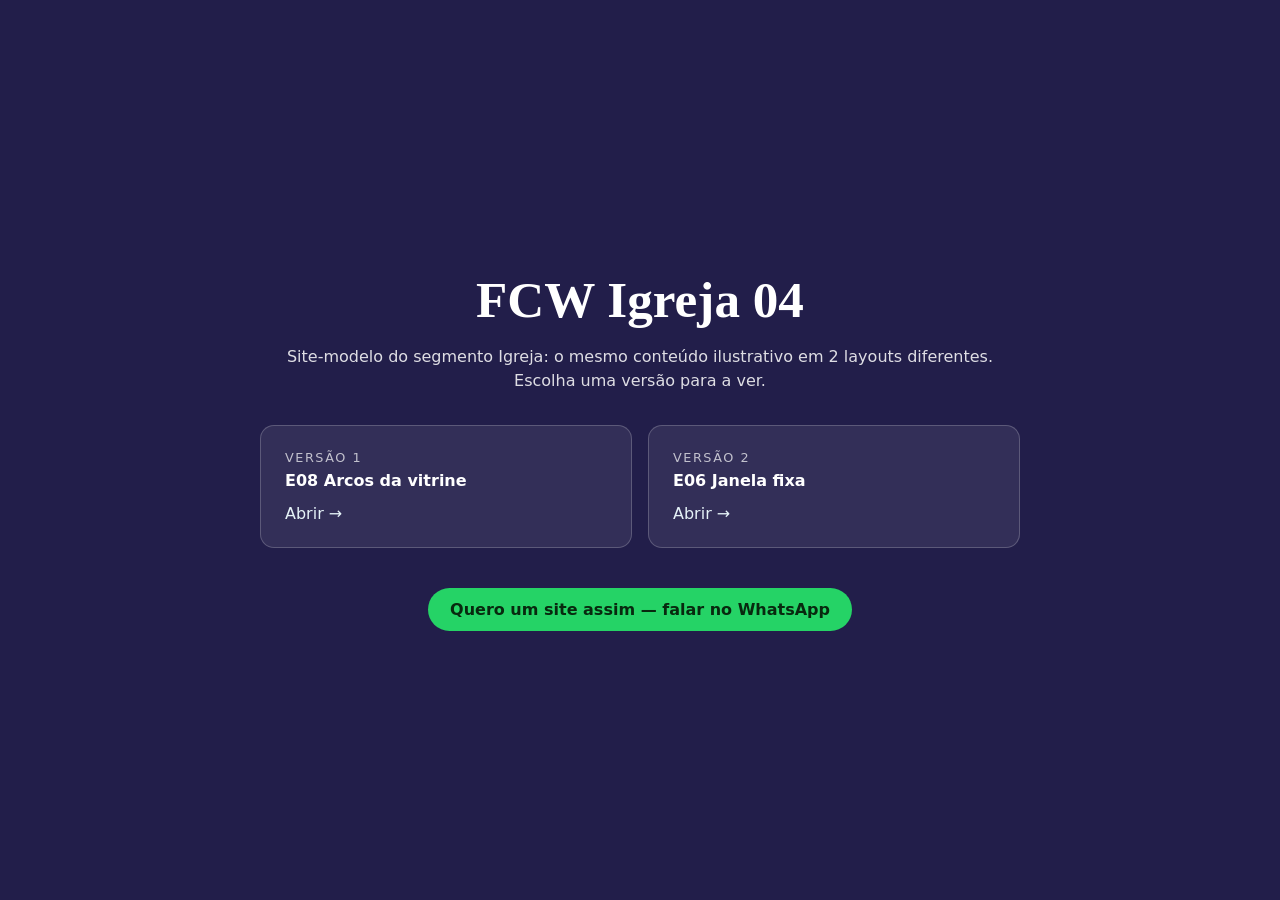
<file: index.html>
<!DOCTYPE html>
<html lang="pt-PT">
<head>
<meta charset="UTF-8" />
<meta name="viewport" content="width=device-width, initial-scale=1" />
<title>FCW Igreja 04 — site-modelo Kingdomapps</title>
<meta name="description" content="Site-modelo FCW Igreja 04 (segmento Igreja) em 2 layouts. Kingdomapps." />
<link rel="icon" href="assets/img/favicon.svg" type="image/svg+xml" />
<link rel="icon" href="assets/img/favicon.png" sizes="64x64" />
<meta property="og:type" content="website" />
<meta property="og:title" content="FCW Igreja 04 — site-modelo Kingdomapps" />
<meta property="og:image" content="https://fcwwebsites.github.io/kingdomapps-modelo-fcw-igreja-04/assets/img/og-image.jpg" />
<meta property="og:url" content="https://fcwwebsites.github.io/kingdomapps-modelo-fcw-igreja-04/" />
<style>
body{margin:0;font-family:system-ui,-apple-system,Segoe UI,Roboto,sans-serif;background:#221e4a;color:#fff;min-height:100vh;display:grid;place-items:center}
main{max-width:760px;padding:48px 24px;text-align:center}h1{font-family:Georgia,serif;font-size:clamp(2rem,6vw,3.2rem);margin:0 0 .3em}
p{opacity:.85;line-height:1.5}.grid{display:grid;grid-template-columns:repeat(auto-fit,minmax(240px,1fr));gap:16px;margin:32px 0}
.card{display:flex;flex-direction:column;gap:6px;padding:24px;border-radius:14px;background:rgba(255,255,255,.08);border:1px solid rgba(255,255,255,.2);color:#fff;text-decoration:none;text-align:left}
.card:hover,.card:focus-visible{background:rgba(255,255,255,.16)}.n{font-size:.8rem;letter-spacing:.12em;text-transform:uppercase;opacity:.7}.go{margin-top:8px;color:#e6f3f8}
.wa{display:inline-block;margin-top:8px;padding:12px 22px;border-radius:999px;background:#25d366;color:#08290f;font-weight:700;text-decoration:none}
</style>
</head>
<body>
<main>
<h1>FCW Igreja 04</h1>
<p>Site-modelo do segmento Igreja: o mesmo conteúdo ilustrativo em 2 layouts diferentes. Escolha uma versão para a ver.</p>
<div class="grid"><a class="card" href="v1/"><span class="n">Versão 1</span><strong>E08 Arcos da vitrine</strong><span class="go">Abrir →</span></a><a class="card" href="v2/"><span class="n">Versão 2</span><strong>E06 Janela fixa</strong><span class="go">Abrir →</span></a></div>
<a class="wa" href="https://wa.me/5511947904394?text=Ol%C3%A1!%20Vim%20pelo%20site%20e%20gostaria%20de%20saber%20mais." target="_blank" rel="noopener">Quero um site assim — falar no WhatsApp</a>
</main>
</body>
</html>
</file>
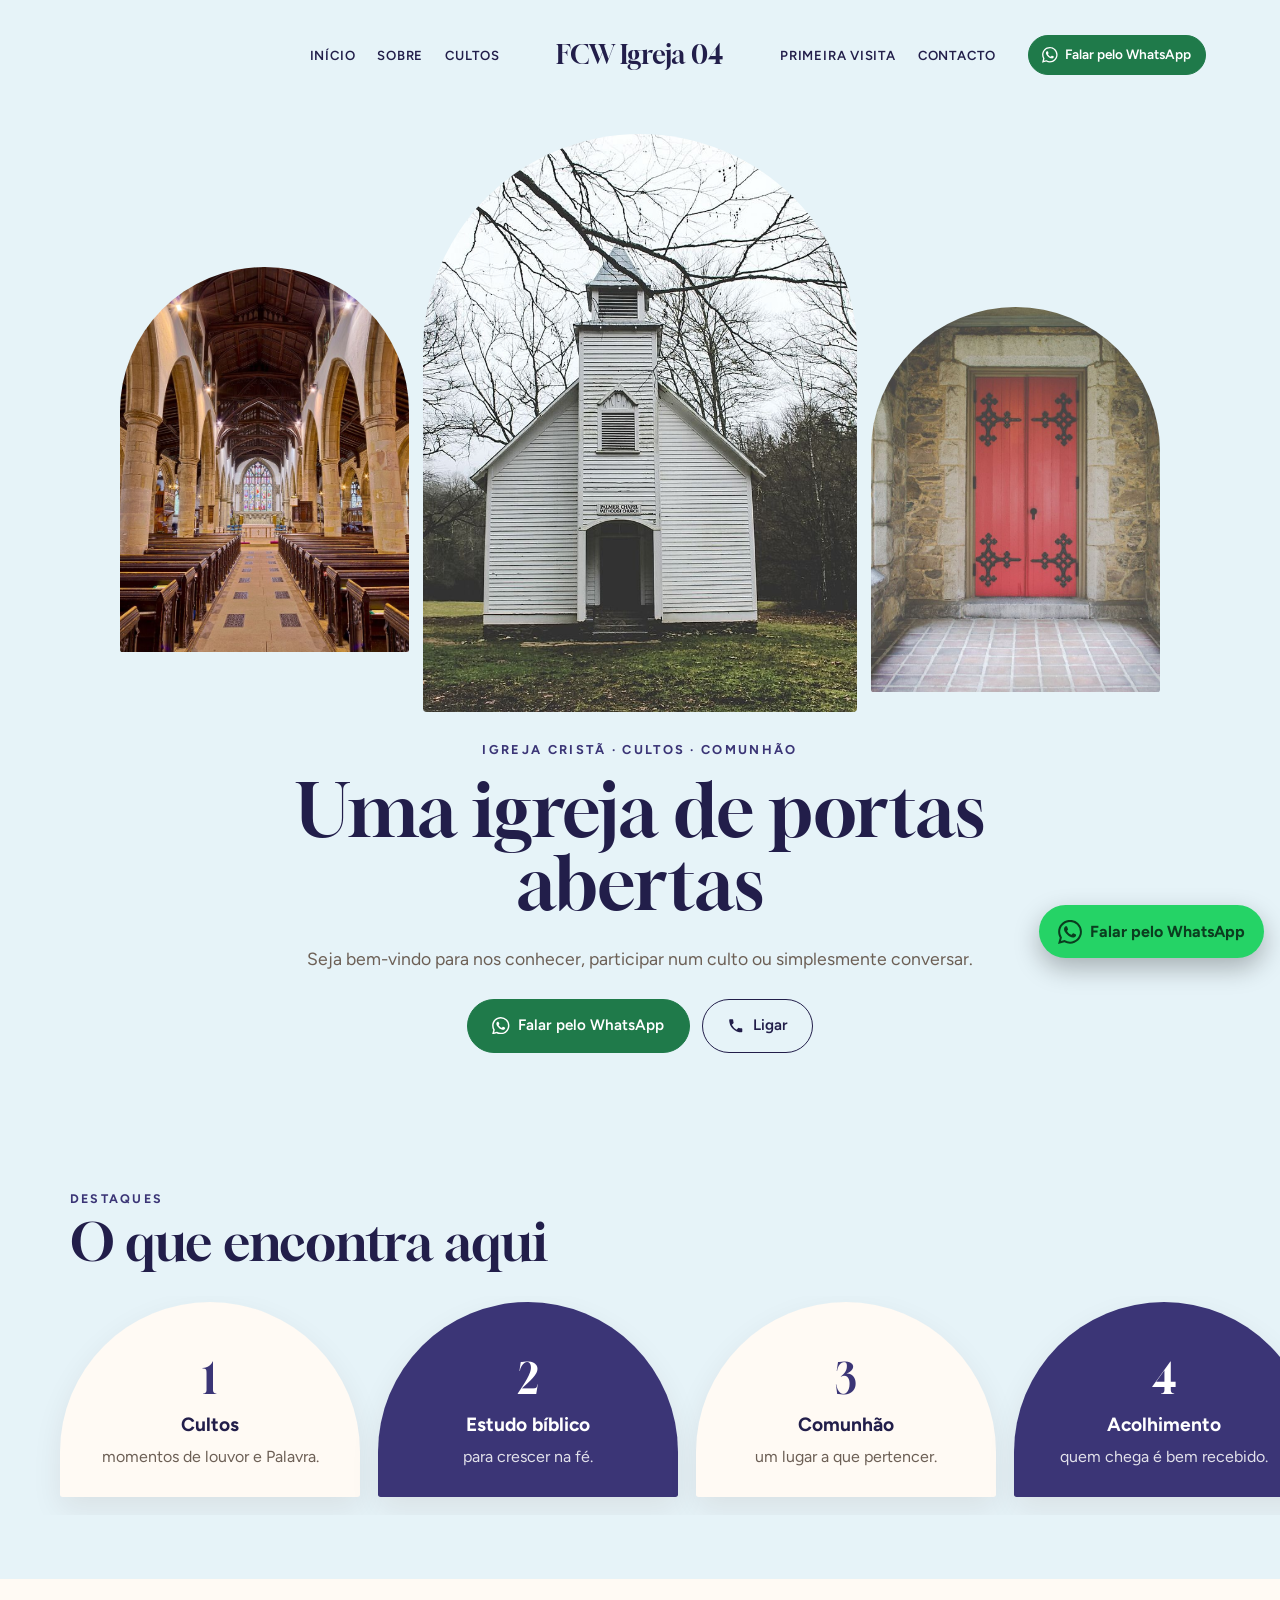
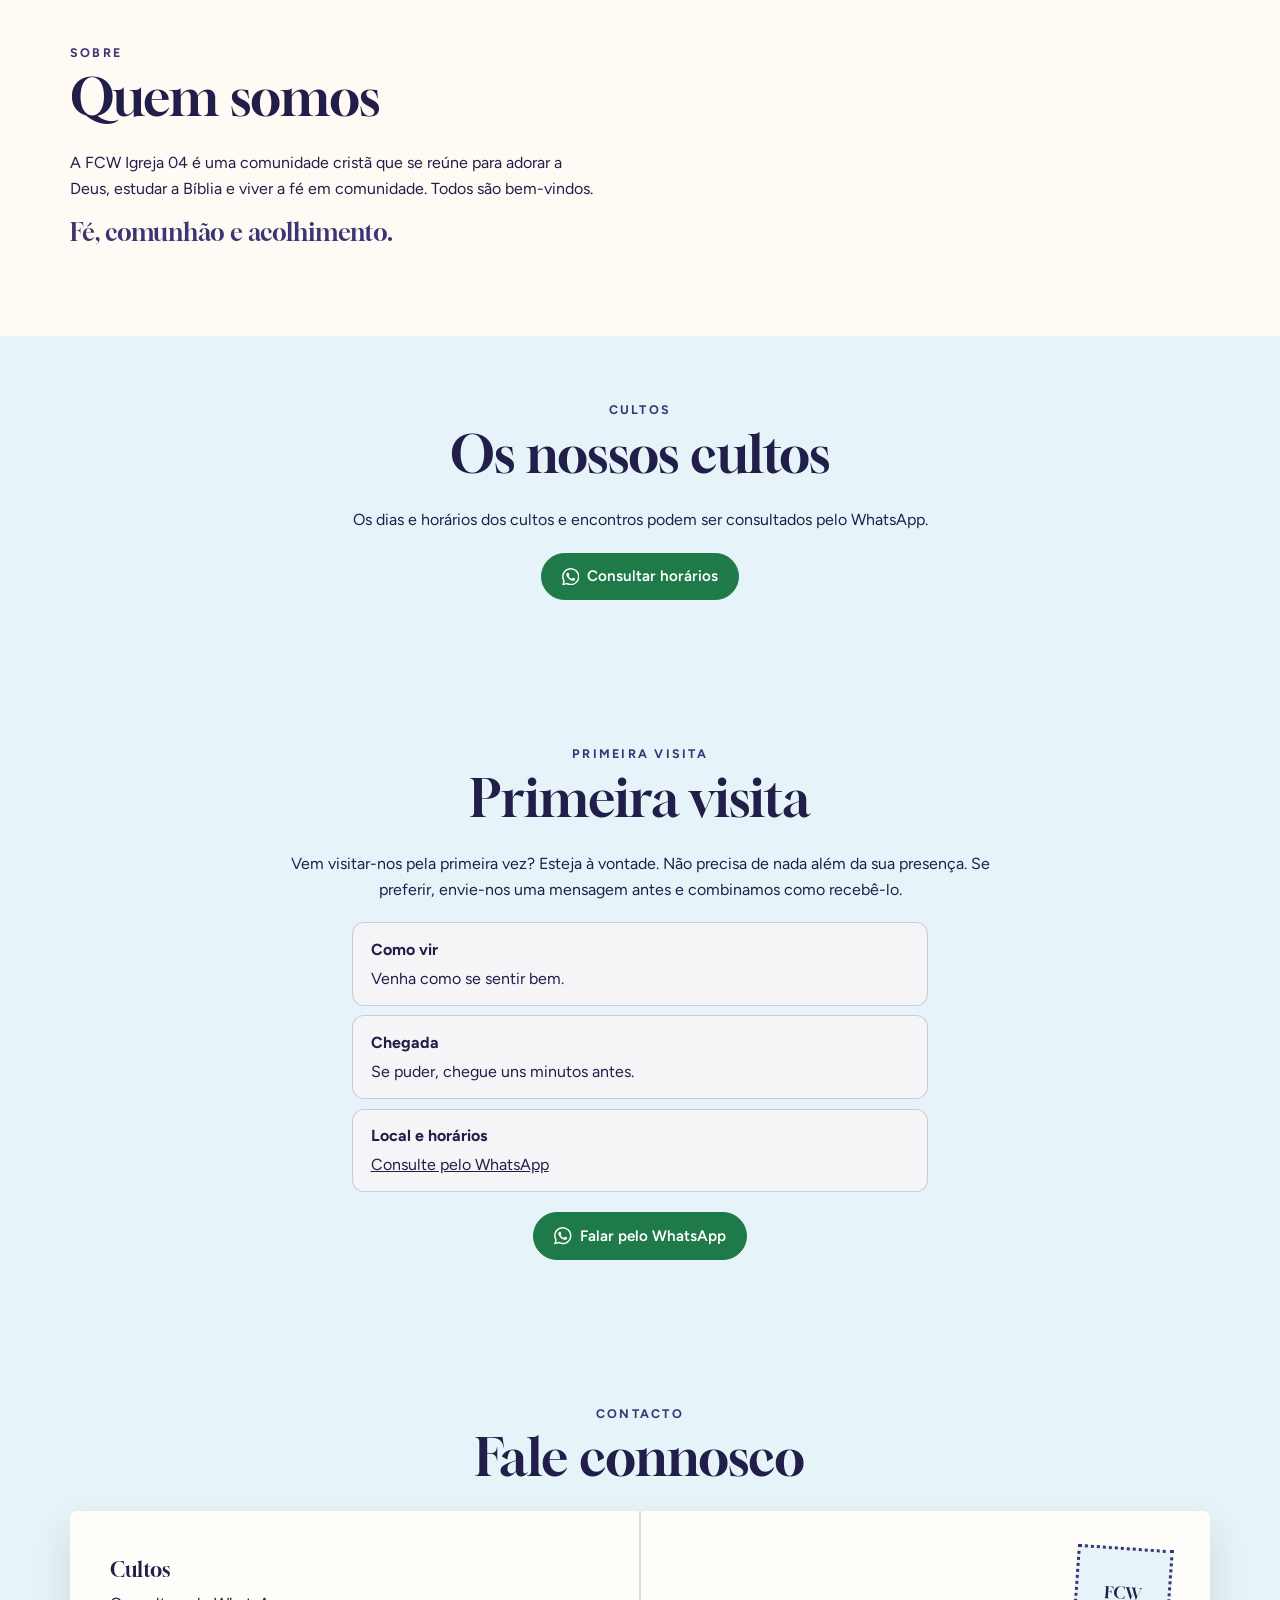
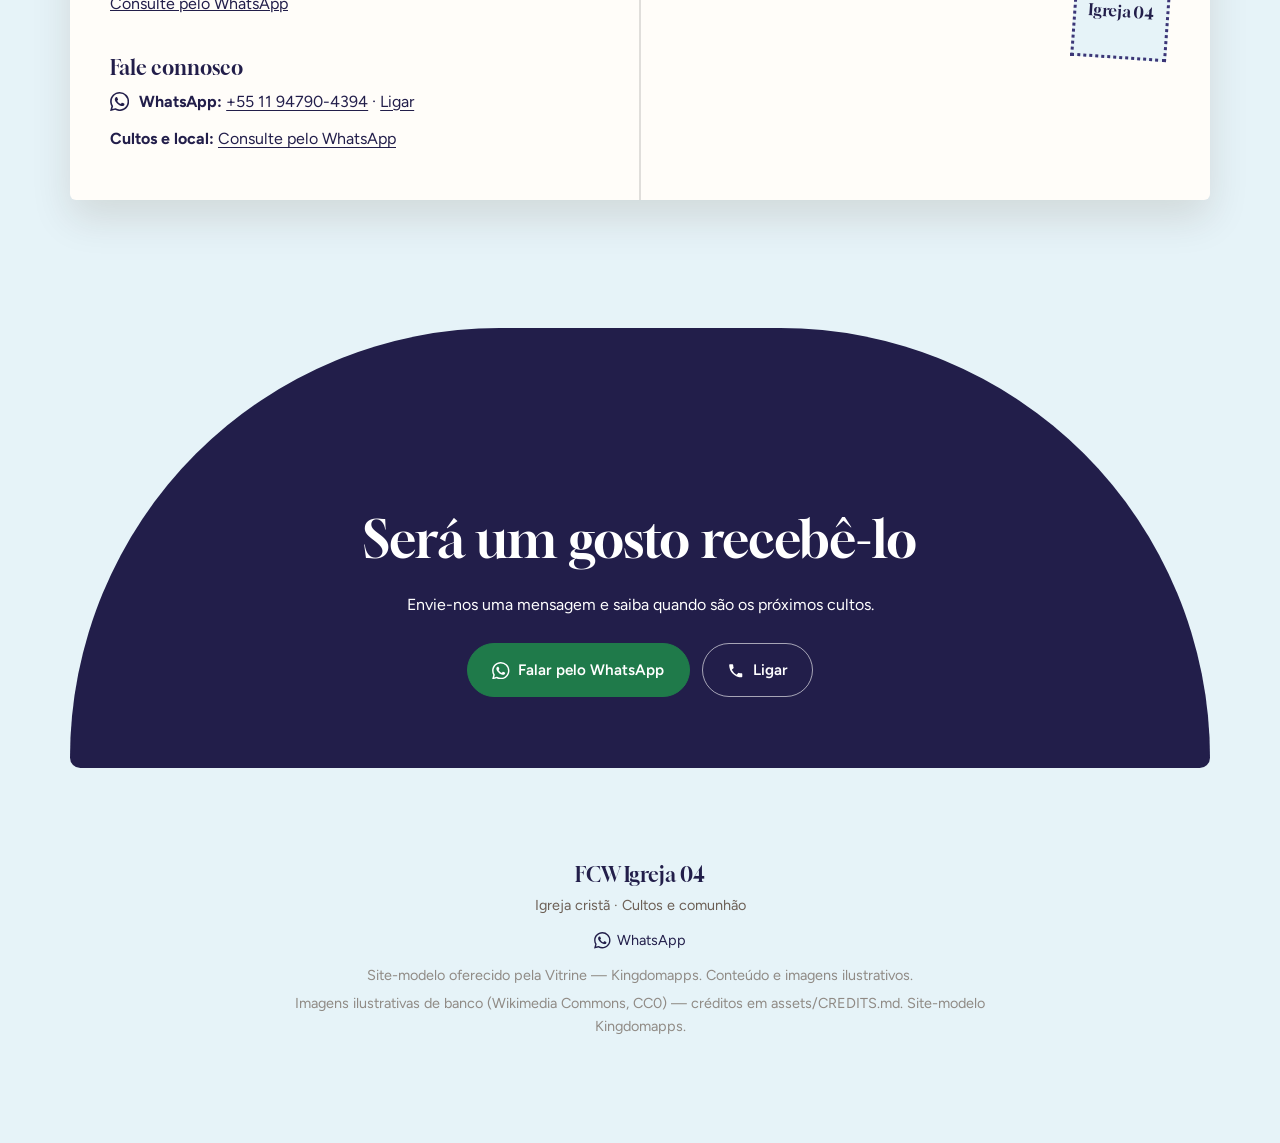
<file: v1/index.html>
<!DOCTYPE html>
<html lang="pt-PT">
<head>
<meta charset="UTF-8" />
<meta name="viewport" content="width=device-width, initial-scale=1" />
<title>FCW Igreja 04 | Igreja cristã</title>
<meta name="description" content="Uma igreja cristã aberta a quem quiser conhecer. Cultos, comunhão e acolhimento. Fale connosco pelo WhatsApp." />
<meta name="theme-color" content="#221e4a" />
<link rel="preconnect" href="https://fonts.googleapis.com" />
<link rel="preconnect" href="https://fonts.gstatic.com" crossorigin />
<link rel="stylesheet" href="https://fonts.googleapis.com/css2?family=Gloock&family=Figtree:wght@400;500;600;700&display=swap" />
<link rel="stylesheet" href="../assets/core.css" />
<link rel="stylesheet" href="../assets/E08.css" />
<link rel="stylesheet" href="../assets/videos.css" />
<style>:root{--brand:#3b3576;--brand2:#e6f3f8;--brand-ink:#221e4a}</style>
<link rel="icon" href="../assets/img/favicon.svg" type="image/svg+xml" />
<link rel="icon" href="../assets/img/favicon.png" sizes="64x64" />
<link rel="apple-touch-icon" href="../assets/img/apple-touch-icon.png" />
<meta property="og:type" content="website" />
<meta property="og:title" content="FCW Igreja 04 | Igreja cristã" />
<meta property="og:description" content="Uma igreja cristã aberta a quem quiser conhecer. Cultos, comunhão e acolhimento. Fale connosco pelo WhatsApp." />
<meta property="og:image" content="https://fcwwebsites.github.io/kingdomapps-modelo-fcw-igreja-04/assets/img/og-image.jpg" />
<meta property="og:url" content="https://fcwwebsites.github.io/kingdomapps-modelo-fcw-igreja-04/" />
<meta name="twitter:card" content="summary_large_image" />
</head>
<body class="est-E08" data-hours='{}' data-hours-unknown='[]'>
<!-- Kingdomapps · site-modelo anonimizado -->
<a class="skip" href="#conteudo">Saltar para o conteúdo</a>
<header class="site-header e8-header" id="header">
  <div class="wrap e8-head">
    <nav class="site-nav e8-nav" id="site-nav" aria-label="Principal"><ul class="e8-nav-l"><li><a href="#topo">Início</a></li><li><a href="#sobre">Sobre</a></li><li><a href="#cultos">Cultos</a></li></ul><ul class="e8-nav-r"><li><a href="#primeira-visita">Primeira visita</a></li><li><a href="#contacto">Contacto</a></li></ul></nav>
    <a class="brand e8-brand" href="#topo" aria-label="FCW Igreja 04 — início"><span class="brand-word e8-word">FCW Igreja 04</span></a>
    <a class="btn btn-wa btn-sm header-cta" href="https://wa.me/5511947904394?text=Ol%C3%A1!%20Vim%20pelo%20site%20e%20gostaria%20de%20saber%20mais." target="_blank" rel="noopener"><svg viewBox="0 0 24 24" aria-hidden="true" focusable="false"><path fill="currentColor" d="M17.47 14.38c-.3-.15-1.76-.87-2.03-.97-.27-.1-.47-.15-.67.15-.2.3-.77.97-.94 1.16-.17.2-.35.22-.64.07-.3-.15-1.26-.46-2.39-1.47-.88-.79-1.48-1.76-1.65-2.06-.17-.3-.02-.46.13-.6.13-.14.3-.35.45-.52.15-.17.2-.3.3-.5.1-.2.05-.37-.03-.52-.07-.15-.67-1.61-.92-2.2-.24-.58-.49-.5-.67-.51h-.57c-.2 0-.52.07-.8.37-.27.3-1.04 1.02-1.04 2.48s1.07 2.88 1.21 3.07c.15.2 2.1 3.2 5.08 4.49.71.31 1.26.49 1.7.63.71.22 1.36.19 1.87.12.57-.09 1.76-.72 2-1.41.25-.7.25-1.29.18-1.41-.08-.13-.27-.2-.57-.35zM12.05 21.78a9.87 9.87 0 0 1-5.03-1.38l-.36-.21-3.74.98 1-3.65-.24-.37a9.86 9.86 0 0 1-1.51-5.26c0-5.45 4.44-9.88 9.89-9.88 2.64 0 5.12 1.03 6.99 2.9a9.83 9.83 0 0 1 2.89 6.99c0 5.45-4.44 9.88-9.89 9.88zm8.41-18.3A11.82 11.82 0 0 0 12.05 0C5.5 0 .16 5.34.16 11.89c0 2.1.55 4.14 1.59 5.95L.06 24l6.3-1.65a11.88 11.88 0 0 0 5.69 1.45c6.55 0 11.89-5.34 11.89-11.89 0-3.18-1.24-6.17-3.48-8.41z"/></svg><span>Falar pelo WhatsApp</span></a>
    <button class="nav-toggle" type="button" aria-expanded="false" aria-controls="site-nav"><span class="sr-only">Abrir menu</span><span class="bars" aria-hidden="true"></span></button>
  </div>
</header>
<main id="conteudo">
<section class="e8-hero" id="topo" aria-labelledby="hero-title">
  <div class="wrap">
    <div class="e8-arches"><figure class="e8-arch e8-arch-s1"><img src="../assets/img/fotos-foto-2.jpg" width="1400" height="933" alt="Imagem ilustrativa" loading="lazy" decoding="async" /></figure><figure class="e8-arch e8-arch-main"><img src="../assets/img/fotos-foto-1.jpg" width="1400" height="933" alt="Imagem ilustrativa" fetchpriority="high" /></figure><figure class="e8-arch e8-arch-s2"><img src="../assets/img/fotos-foto-3.jpg" width="1400" height="928" alt="Imagem ilustrativa" loading="lazy" decoding="async" /></figure></div>
    <div class="e8-hero-text">
      <p class="e8-eyebrow">Igreja cristã · Cultos · Comunhão</p>
      <h1 id="hero-title">Uma igreja de portas abertas</h1>
      <p class="e8-lead">Seja bem-vindo para nos conhecer, participar num culto ou simplesmente conversar.</p>
      <div class="hero-ctas"><a class="btn btn-wa btn-lg" href="https://wa.me/5511947904394?text=Ol%C3%A1!%20Vim%20pelo%20site%20e%20gostaria%20de%20saber%20mais." target="_blank" rel="noopener"><svg viewBox="0 0 24 24" aria-hidden="true" focusable="false"><path fill="currentColor" d="M17.47 14.38c-.3-.15-1.76-.87-2.03-.97-.27-.1-.47-.15-.67.15-.2.3-.77.97-.94 1.16-.17.2-.35.22-.64.07-.3-.15-1.26-.46-2.39-1.47-.88-.79-1.48-1.76-1.65-2.06-.17-.3-.02-.46.13-.6.13-.14.3-.35.45-.52.15-.17.2-.3.3-.5.1-.2.05-.37-.03-.52-.07-.15-.67-1.61-.92-2.2-.24-.58-.49-.5-.67-.51h-.57c-.2 0-.52.07-.8.37-.27.3-1.04 1.02-1.04 2.48s1.07 2.88 1.21 3.07c.15.2 2.1 3.2 5.08 4.49.71.31 1.26.49 1.7.63.71.22 1.36.19 1.87.12.57-.09 1.76-.72 2-1.41.25-.7.25-1.29.18-1.41-.08-.13-.27-.2-.57-.35zM12.05 21.78a9.87 9.87 0 0 1-5.03-1.38l-.36-.21-3.74.98 1-3.65-.24-.37a9.86 9.86 0 0 1-1.51-5.26c0-5.45 4.44-9.88 9.89-9.88 2.64 0 5.12 1.03 6.99 2.9a9.83 9.83 0 0 1 2.89 6.99c0 5.45-4.44 9.88-9.89 9.88zm8.41-18.3A11.82 11.82 0 0 0 12.05 0C5.5 0 .16 5.34.16 11.89c0 2.1.55 4.14 1.59 5.95L.06 24l6.3-1.65a11.88 11.88 0 0 0 5.69 1.45c6.55 0 11.89-5.34 11.89-11.89 0-3.18-1.24-6.17-3.48-8.41z"/></svg><span>Falar pelo WhatsApp</span></a><a class="btn btn-ghost btn-lg btn-tel" href="tel:+5511947904394"><svg viewBox="0 0 24 24" aria-hidden="true" focusable="false"><path fill="currentColor" d="M6.6 10.8a15.1 15.1 0 0 0 6.6 6.6l2.2-2.2a1 1 0 0 1 1-.25 11.4 11.4 0 0 0 3.6.57 1 1 0 0 1 1 1V20a1 1 0 0 1-1 1A17 17 0 0 1 3 4a1 1 0 0 1 1-1h3.5a1 1 0 0 1 1 1c0 1.25.2 2.45.57 3.57a1 1 0 0 1-.25 1z"/></svg><span>Ligar</span></a></div>
      <ul class="e8-chips"></ul>
    </div>
  </div>
</section>
<section class="e8-sec" id="destaques" aria-labelledby="dest-title">
  <div class="wrap"><p class="e8-kicker">Destaques</p><h2 id="dest-title">O que encontra aqui</h2></div>
  <ul class="e8-track" tabindex="0" aria-label="Destaques — deslize para o lado"><li class="e8-card"><span class="e8-card-n" aria-hidden="true">1</span><h3>Cultos</h3><p>momentos de louvor e Palavra.</p></li><li class="e8-card"><span class="e8-card-n" aria-hidden="true">2</span><h3>Estudo bíblico</h3><p>para crescer na fé.</p></li><li class="e8-card"><span class="e8-card-n" aria-hidden="true">3</span><h3>Comunhão</h3><p>um lugar a que pertencer.</p></li><li class="e8-card"><span class="e8-card-n" aria-hidden="true">4</span><h3>Acolhimento</h3><p>quem chega é bem recebido.</p></li></ul>
</section>
<section class="e8-sec e8-about" id="sobre" aria-labelledby="sobre-title">
  <div class="wrap e8-about-grid">
    
    <div><p class="e8-kicker">Sobre</p><h2 id="sobre-title">Quem somos</h2><p>A FCW Igreja 04 é uma comunidade cristã que se reúne para adorar a Deus, estudar a Bíblia e viver a fé em comunidade. Todos são bem-vindos.</p><p class="e8-apoio">Fé, comunhão e acolhimento.</p></div>
  </div>
</section>
<section class="e8-sec e8-cultos" id="cultos" aria-labelledby="cultos-title">
  <div class="wrap e8-center">
    <p class="e8-kicker">Cultos</p><h2 id="cultos-title">Os nossos cultos</h2><p class="cultos-note">Os dias e horários dos cultos e encontros podem ser consultados pelo WhatsApp.</p><p class="cultos-cta"><a class="btn btn-wa" href="https://wa.me/5511947904394?text=Ol%C3%A1!%20Vim%20pelo%20site%20e%20gostaria%20de%20saber%20mais." target="_blank" rel="noopener"><svg viewBox="0 0 24 24" aria-hidden="true" focusable="false"><path fill="currentColor" d="M17.47 14.38c-.3-.15-1.76-.87-2.03-.97-.27-.1-.47-.15-.67.15-.2.3-.77.97-.94 1.16-.17.2-.35.22-.64.07-.3-.15-1.26-.46-2.39-1.47-.88-.79-1.48-1.76-1.65-2.06-.17-.3-.02-.46.13-.6.13-.14.3-.35.45-.52.15-.17.2-.3.3-.5.1-.2.05-.37-.03-.52-.07-.15-.67-1.61-.92-2.2-.24-.58-.49-.5-.67-.51h-.57c-.2 0-.52.07-.8.37-.27.3-1.04 1.02-1.04 2.48s1.07 2.88 1.21 3.07c.15.2 2.1 3.2 5.08 4.49.71.31 1.26.49 1.7.63.71.22 1.36.19 1.87.12.57-.09 1.76-.72 2-1.41.25-.7.25-1.29.18-1.41-.08-.13-.27-.2-.57-.35zM12.05 21.78a9.87 9.87 0 0 1-5.03-1.38l-.36-.21-3.74.98 1-3.65-.24-.37a9.86 9.86 0 0 1-1.51-5.26c0-5.45 4.44-9.88 9.89-9.88 2.64 0 5.12 1.03 6.99 2.9a9.83 9.83 0 0 1 2.89 6.99c0 5.45-4.44 9.88-9.89 9.88zm8.41-18.3A11.82 11.82 0 0 0 12.05 0C5.5 0 .16 5.34.16 11.89c0 2.1.55 4.14 1.59 5.95L.06 24l6.3-1.65a11.88 11.88 0 0 0 5.69 1.45c6.55 0 11.89-5.34 11.89-11.89 0-3.18-1.24-6.17-3.48-8.41z"/></svg><span>Consultar horários</span></a></p>
  </div>
</section>
<section class="e8-sec e8-primeira-visita" id="primeira-visita" aria-labelledby="primeira-visita-title">
  <div class="wrap e8-center">
    <p class="e8-kicker">Primeira visita</p><h2 id="primeira-visita-title">Primeira visita</h2><p>Vem visitar-nos pela primeira vez? Esteja à vontade. Não precisa de nada além da sua presença. Se preferir, envie-nos uma mensagem antes e combinamos como recebê-lo.</p><dl class="pv-list"><div><dt>Como vir</dt><dd>Venha como se sentir bem.</dd></div><div><dt>Chegada</dt><dd>Se puder, chegue uns minutos antes.</dd></div><div><dt>Local e horários</dt><dd><a href="https://wa.me/5511947904394?text=Ol%C3%A1!%20Vim%20pelo%20site%20e%20gostaria%20de%20saber%20mais." target="_blank" rel="noopener">Consulte pelo WhatsApp</a></dd></div></dl><p class="cultos-cta"><a class="btn btn-wa" href="https://wa.me/5511947904394?text=Ol%C3%A1!%20Vim%20pelo%20site%20e%20gostaria%20de%20saber%20mais." target="_blank" rel="noopener"><svg viewBox="0 0 24 24" aria-hidden="true" focusable="false"><path fill="currentColor" d="M17.47 14.38c-.3-.15-1.76-.87-2.03-.97-.27-.1-.47-.15-.67.15-.2.3-.77.97-.94 1.16-.17.2-.35.22-.64.07-.3-.15-1.26-.46-2.39-1.47-.88-.79-1.48-1.76-1.65-2.06-.17-.3-.02-.46.13-.6.13-.14.3-.35.45-.52.15-.17.2-.3.3-.5.1-.2.05-.37-.03-.52-.07-.15-.67-1.61-.92-2.2-.24-.58-.49-.5-.67-.51h-.57c-.2 0-.52.07-.8.37-.27.3-1.04 1.02-1.04 2.48s1.07 2.88 1.21 3.07c.15.2 2.1 3.2 5.08 4.49.71.31 1.26.49 1.7.63.71.22 1.36.19 1.87.12.57-.09 1.76-.72 2-1.41.25-.7.25-1.29.18-1.41-.08-.13-.27-.2-.57-.35zM12.05 21.78a9.87 9.87 0 0 1-5.03-1.38l-.36-.21-3.74.98 1-3.65-.24-.37a9.86 9.86 0 0 1-1.51-5.26c0-5.45 4.44-9.88 9.89-9.88 2.64 0 5.12 1.03 6.99 2.9a9.83 9.83 0 0 1 2.89 6.99c0 5.45-4.44 9.88-9.89 9.88zm8.41-18.3A11.82 11.82 0 0 0 12.05 0C5.5 0 .16 5.34.16 11.89c0 2.1.55 4.14 1.59 5.95L.06 24l6.3-1.65a11.88 11.88 0 0 0 5.69 1.45c6.55 0 11.89-5.34 11.89-11.89 0-3.18-1.24-6.17-3.48-8.41z"/></svg><span>Falar pelo WhatsApp</span></a></p>
  </div>
</section>
<section class="e8-sec" id="contacto" aria-labelledby="ct-title">
  <div class="wrap">
    <div class="e8-center"><p class="e8-kicker">Contacto</p><h2 id="ct-title">Fale connosco</h2></div>
    <div class="e8-postcard">
      <div class="e8-pc-left"><div class="ct-card ct-hours"><h3>Cultos</h3><p><a href="https://wa.me/5511947904394?text=Ol%C3%A1!%20Vim%20pelo%20site%20e%20gostaria%20de%20saber%20mais." target="_blank" rel="noopener">Consulte pelo WhatsApp</a></p></div><div class="ct-card"><h3>Fale connosco</h3><ul class="ct-list"><li><svg viewBox="0 0 24 24" aria-hidden="true" focusable="false"><path fill="currentColor" d="M17.47 14.38c-.3-.15-1.76-.87-2.03-.97-.27-.1-.47-.15-.67.15-.2.3-.77.97-.94 1.16-.17.2-.35.22-.64.07-.3-.15-1.26-.46-2.39-1.47-.88-.79-1.48-1.76-1.65-2.06-.17-.3-.02-.46.13-.6.13-.14.3-.35.45-.52.15-.17.2-.3.3-.5.1-.2.05-.37-.03-.52-.07-.15-.67-1.61-.92-2.2-.24-.58-.49-.5-.67-.51h-.57c-.2 0-.52.07-.8.37-.27.3-1.04 1.02-1.04 2.48s1.07 2.88 1.21 3.07c.15.2 2.1 3.2 5.08 4.49.71.31 1.26.49 1.7.63.71.22 1.36.19 1.87.12.57-.09 1.76-.72 2-1.41.25-.7.25-1.29.18-1.41-.08-.13-.27-.2-.57-.35zM12.05 21.78a9.87 9.87 0 0 1-5.03-1.38l-.36-.21-3.74.98 1-3.65-.24-.37a9.86 9.86 0 0 1-1.51-5.26c0-5.45 4.44-9.88 9.89-9.88 2.64 0 5.12 1.03 6.99 2.9a9.83 9.83 0 0 1 2.89 6.99c0 5.45-4.44 9.88-9.89 9.88zm8.41-18.3A11.82 11.82 0 0 0 12.05 0C5.5 0 .16 5.34.16 11.89c0 2.1.55 4.14 1.59 5.95L.06 24l6.3-1.65a11.88 11.88 0 0 0 5.69 1.45c6.55 0 11.89-5.34 11.89-11.89 0-3.18-1.24-6.17-3.48-8.41z"/></svg><span><strong>WhatsApp:</strong> <a href="https://wa.me/5511947904394?text=Ol%C3%A1!%20Vim%20pelo%20site%20e%20gostaria%20de%20saber%20mais." target="_blank" rel="noopener">+55 11 94790-4394</a> · <a href="tel:+5511947904394">Ligar</a></span></li><li><span><strong>Cultos e local:</strong> <a href="https://wa.me/5511947904394?text=Ol%C3%A1!%20Vim%20pelo%20site%20e%20gostaria%20de%20saber%20mais." target="_blank" rel="noopener"><a href="https://wa.me/5511947904394?text=Ol%C3%A1!%20Vim%20pelo%20site%20e%20gostaria%20de%20saber%20mais." target="_blank" rel="noopener">Consulte pelo WhatsApp</a></a></span></li></ul></div></div>
      <div class="e8-pc-right"><div class="e8-stamp"><span class="e8-stamp-txt">FCW Igreja 04</span></div></div>
    </div>
  </div>
</section>
<section class="e8-sec cta-final" id="cta-final" aria-labelledby="cta-title">
  <div class="wrap"><div class="e8-cta">
    <div class="e8-cta-inner"><h2 id="cta-title">Será um gosto recebê-lo</h2><p>Envie-nos uma mensagem e saiba quando são os próximos cultos.</p><div class="hero-ctas"><a class="btn btn-wa btn-lg" href="https://wa.me/5511947904394?text=Ol%C3%A1!%20Vim%20pelo%20site%20e%20gostaria%20de%20saber%20mais." target="_blank" rel="noopener"><svg viewBox="0 0 24 24" aria-hidden="true" focusable="false"><path fill="currentColor" d="M17.47 14.38c-.3-.15-1.76-.87-2.03-.97-.27-.1-.47-.15-.67.15-.2.3-.77.97-.94 1.16-.17.2-.35.22-.64.07-.3-.15-1.26-.46-2.39-1.47-.88-.79-1.48-1.76-1.65-2.06-.17-.3-.02-.46.13-.6.13-.14.3-.35.45-.52.15-.17.2-.3.3-.5.1-.2.05-.37-.03-.52-.07-.15-.67-1.61-.92-2.2-.24-.58-.49-.5-.67-.51h-.57c-.2 0-.52.07-.8.37-.27.3-1.04 1.02-1.04 2.48s1.07 2.88 1.21 3.07c.15.2 2.1 3.2 5.08 4.49.71.31 1.26.49 1.7.63.71.22 1.36.19 1.87.12.57-.09 1.76-.72 2-1.41.25-.7.25-1.29.18-1.41-.08-.13-.27-.2-.57-.35zM12.05 21.78a9.87 9.87 0 0 1-5.03-1.38l-.36-.21-3.74.98 1-3.65-.24-.37a9.86 9.86 0 0 1-1.51-5.26c0-5.45 4.44-9.88 9.89-9.88 2.64 0 5.12 1.03 6.99 2.9a9.83 9.83 0 0 1 2.89 6.99c0 5.45-4.44 9.88-9.89 9.88zm8.41-18.3A11.82 11.82 0 0 0 12.05 0C5.5 0 .16 5.34.16 11.89c0 2.1.55 4.14 1.59 5.95L.06 24l6.3-1.65a11.88 11.88 0 0 0 5.69 1.45c6.55 0 11.89-5.34 11.89-11.89 0-3.18-1.24-6.17-3.48-8.41z"/></svg><span>Falar pelo WhatsApp</span></a><a class="btn btn-ghost btn-lg" href="tel:+5511947904394"><svg viewBox="0 0 24 24" aria-hidden="true" focusable="false"><path fill="currentColor" d="M6.6 10.8a15.1 15.1 0 0 0 6.6 6.6l2.2-2.2a1 1 0 0 1 1-.25 11.4 11.4 0 0 0 3.6.57 1 1 0 0 1 1 1V20a1 1 0 0 1-1 1A17 17 0 0 1 3 4a1 1 0 0 1 1-1h3.5a1 1 0 0 1 1 1c0 1.25.2 2.45.57 3.57a1 1 0 0 1-.25 1z"/></svg><span>Ligar</span></a></div></div>
  </div></div>
</section>
</main>
<footer class="site-footer e8-footer">
  <div class="wrap e8-center">
    <p class="f-name">FCW Igreja 04</p><p>Igreja cristã · Cultos e comunhão</p>
    <nav class="f-links" aria-label="Links"><a href="https://wa.me/5511947904394?text=Ol%C3%A1!%20Vim%20pelo%20site%20e%20gostaria%20de%20saber%20mais." target="_blank" rel="noopener"><svg viewBox="0 0 24 24" aria-hidden="true" focusable="false"><path fill="currentColor" d="M17.47 14.38c-.3-.15-1.76-.87-2.03-.97-.27-.1-.47-.15-.67.15-.2.3-.77.97-.94 1.16-.17.2-.35.22-.64.07-.3-.15-1.26-.46-2.39-1.47-.88-.79-1.48-1.76-1.65-2.06-.17-.3-.02-.46.13-.6.13-.14.3-.35.45-.52.15-.17.2-.3.3-.5.1-.2.05-.37-.03-.52-.07-.15-.67-1.61-.92-2.2-.24-.58-.49-.5-.67-.51h-.57c-.2 0-.52.07-.8.37-.27.3-1.04 1.02-1.04 2.48s1.07 2.88 1.21 3.07c.15.2 2.1 3.2 5.08 4.49.71.31 1.26.49 1.7.63.71.22 1.36.19 1.87.12.57-.09 1.76-.72 2-1.41.25-.7.25-1.29.18-1.41-.08-.13-.27-.2-.57-.35zM12.05 21.78a9.87 9.87 0 0 1-5.03-1.38l-.36-.21-3.74.98 1-3.65-.24-.37a9.86 9.86 0 0 1-1.51-5.26c0-5.45 4.44-9.88 9.89-9.88 2.64 0 5.12 1.03 6.99 2.9a9.83 9.83 0 0 1 2.89 6.99c0 5.45-4.44 9.88-9.89 9.88zm8.41-18.3A11.82 11.82 0 0 0 12.05 0C5.5 0 .16 5.34.16 11.89c0 2.1.55 4.14 1.59 5.95L.06 24l6.3-1.65a11.88 11.88 0 0 0 5.69 1.45c6.55 0 11.89-5.34 11.89-11.89 0-3.18-1.24-6.17-3.48-8.41z"/></svg><span>WhatsApp</span></a></nav>
    <p class="f-note">Site-modelo oferecido pela Vitrine — Kingdomapps. Conteúdo e imagens ilustrativos.</p>
    <p class="f-credit">Imagens ilustrativas de banco (Wikimedia Commons, CC0) — créditos em assets/CREDITS.md. Site-modelo Kingdomapps.</p>
  </div>
</footer>
<a class="wa-float" href="https://wa.me/5511947904394?text=Ol%C3%A1!%20Vim%20pelo%20site%20e%20gostaria%20de%20saber%20mais." target="_blank" rel="noopener" aria-label="Falar com a FCW Igreja 04 pelo WhatsApp"><svg viewBox="0 0 24 24" aria-hidden="true" focusable="false"><path fill="currentColor" d="M17.47 14.38c-.3-.15-1.76-.87-2.03-.97-.27-.1-.47-.15-.67.15-.2.3-.77.97-.94 1.16-.17.2-.35.22-.64.07-.3-.15-1.26-.46-2.39-1.47-.88-.79-1.48-1.76-1.65-2.06-.17-.3-.02-.46.13-.6.13-.14.3-.35.45-.52.15-.17.2-.3.3-.5.1-.2.05-.37-.03-.52-.07-.15-.67-1.61-.92-2.2-.24-.58-.49-.5-.67-.51h-.57c-.2 0-.52.07-.8.37-.27.3-1.04 1.02-1.04 2.48s1.07 2.88 1.21 3.07c.15.2 2.1 3.2 5.08 4.49.71.31 1.26.49 1.7.63.71.22 1.36.19 1.87.12.57-.09 1.76-.72 2-1.41.25-.7.25-1.29.18-1.41-.08-.13-.27-.2-.57-.35zM12.05 21.78a9.87 9.87 0 0 1-5.03-1.38l-.36-.21-3.74.98 1-3.65-.24-.37a9.86 9.86 0 0 1-1.51-5.26c0-5.45 4.44-9.88 9.89-9.88 2.64 0 5.12 1.03 6.99 2.9a9.83 9.83 0 0 1 2.89 6.99c0 5.45-4.44 9.88-9.89 9.88zm8.41-18.3A11.82 11.82 0 0 0 12.05 0C5.5 0 .16 5.34.16 11.89c0 2.1.55 4.14 1.59 5.95L.06 24l6.3-1.65a11.88 11.88 0 0 0 5.69 1.45c6.55 0 11.89-5.34 11.89-11.89 0-3.18-1.24-6.17-3.48-8.41z"/></svg><span>Falar pelo WhatsApp</span></a>
<script src="../assets/site.js" defer></script>
</body>
</html>
</file>
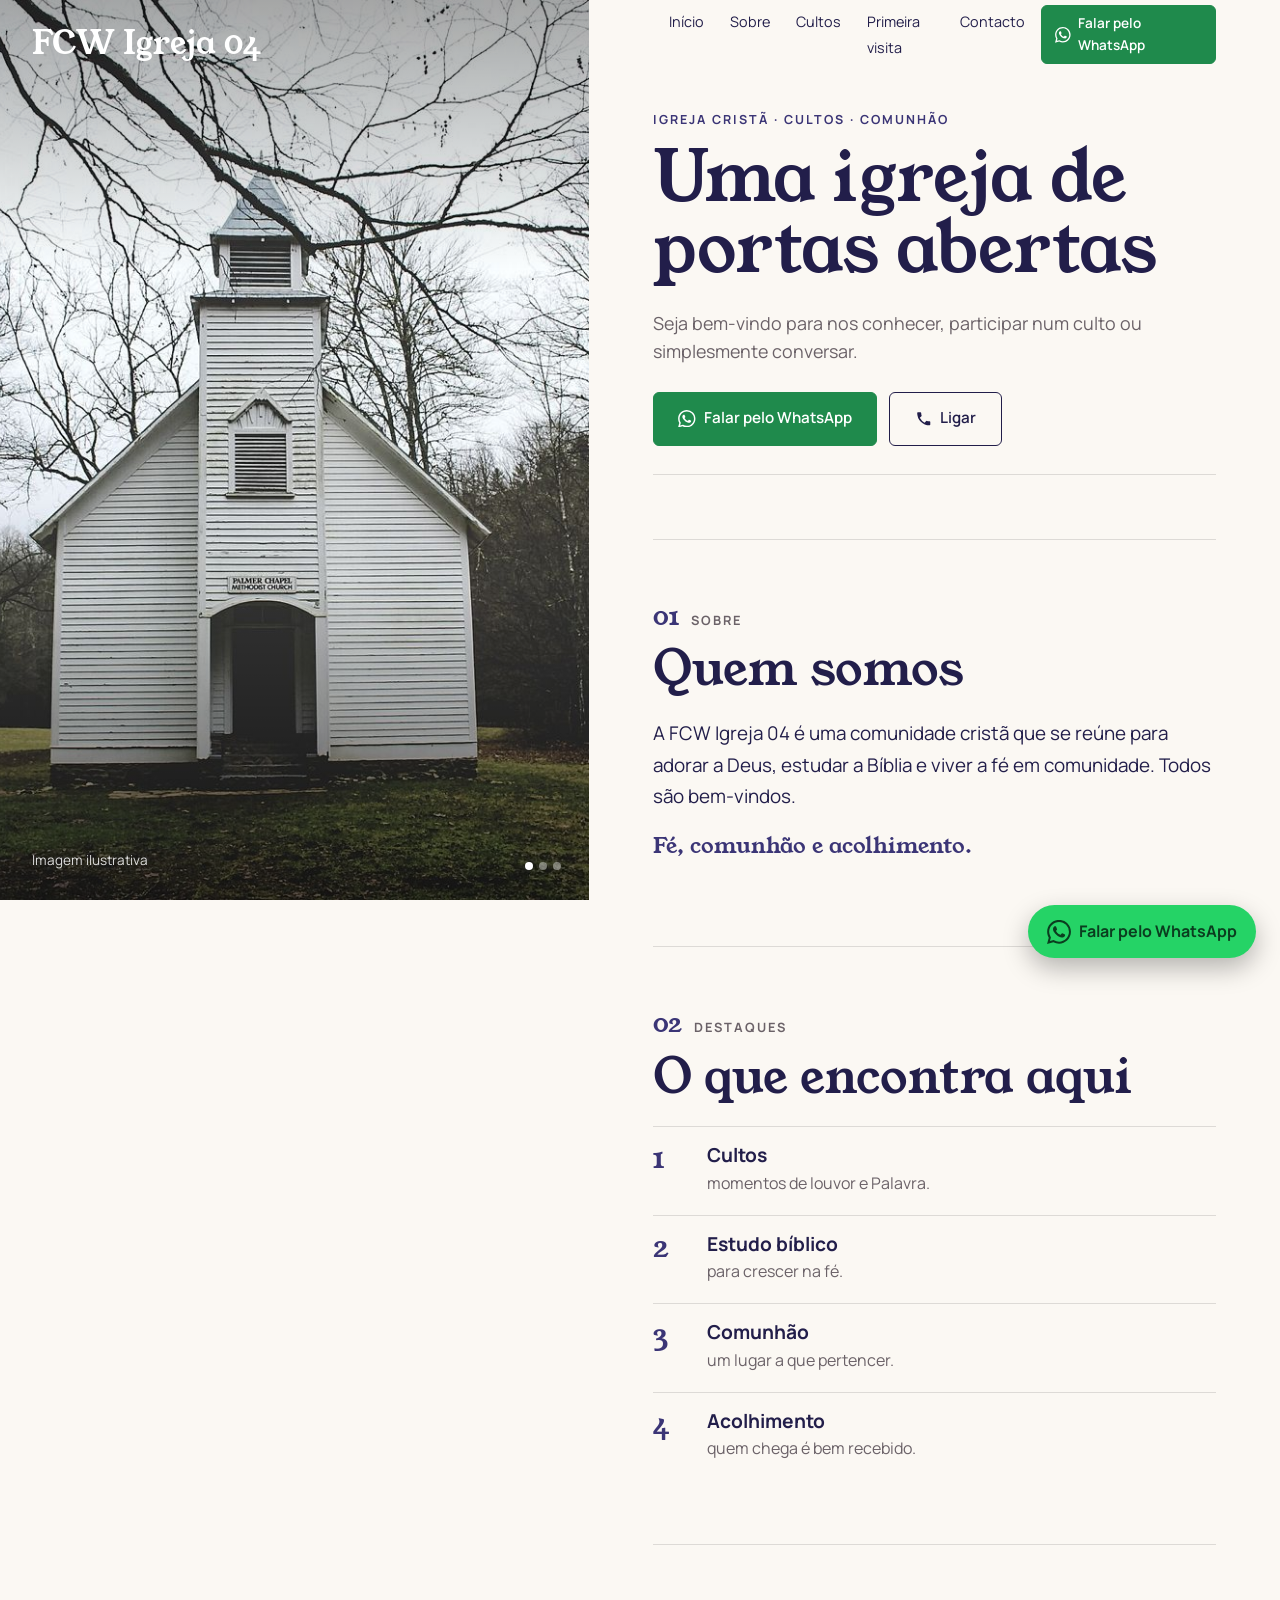
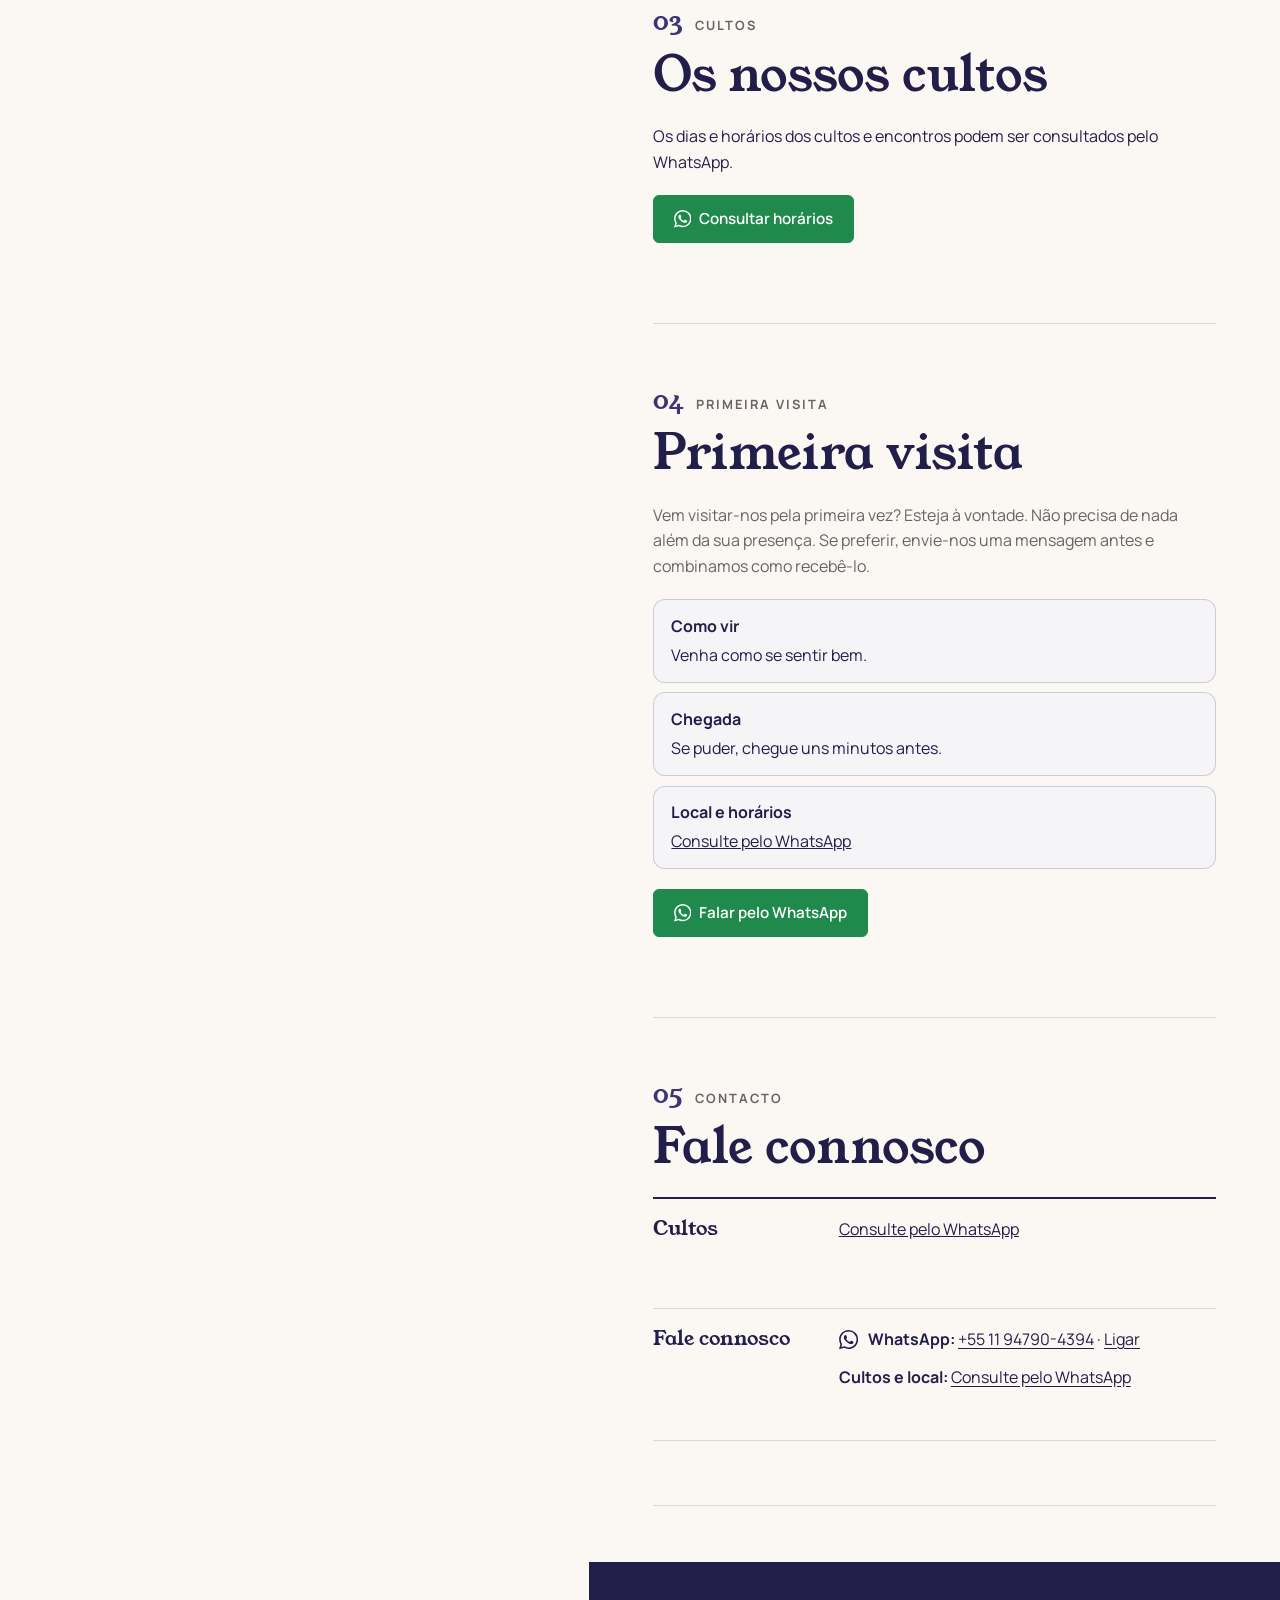
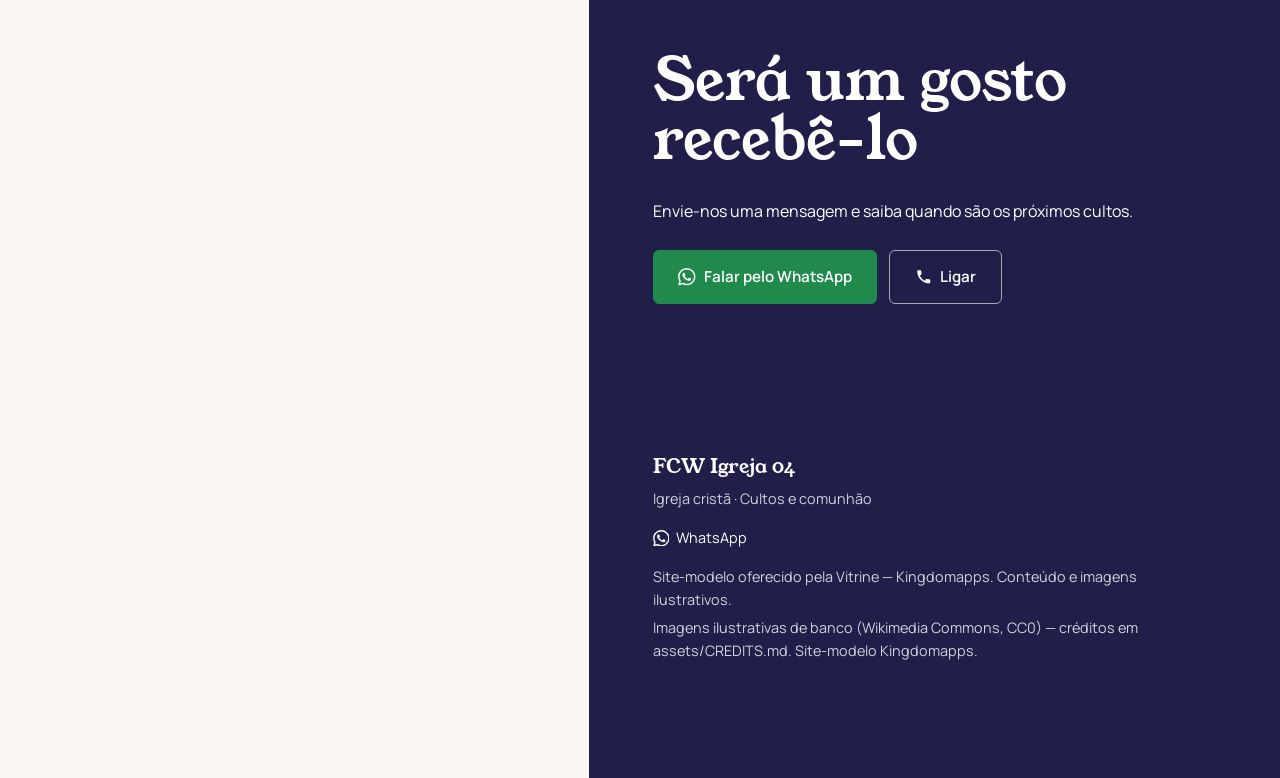
<file: v2/index.html>
<!DOCTYPE html>
<html lang="pt-PT">
<head>
<meta charset="UTF-8" />
<meta name="viewport" content="width=device-width, initial-scale=1" />
<title>FCW Igreja 04 | Igreja cristã</title>
<meta name="description" content="Uma igreja cristã aberta a quem quiser conhecer. Cultos, comunhão e acolhimento. Fale connosco pelo WhatsApp." />
<meta name="theme-color" content="#221e4a" />
<link rel="preconnect" href="https://fonts.googleapis.com" />
<link rel="preconnect" href="https://fonts.gstatic.com" crossorigin />
<link rel="stylesheet" href="https://fonts.googleapis.com/css2?family=Young+Serif&family=Manrope:wght@400;500;600;700&display=swap" />
<link rel="stylesheet" href="../assets/core.css" />
<link rel="stylesheet" href="../assets/E06.css" />
<link rel="stylesheet" href="../assets/videos.css" />
<style>:root{--brand:#3b3576;--brand2:#e6f3f8;--brand-ink:#221e4a}</style>
<link rel="icon" href="../assets/img/favicon.svg" type="image/svg+xml" />
<link rel="icon" href="../assets/img/favicon.png" sizes="64x64" />
<link rel="apple-touch-icon" href="../assets/img/apple-touch-icon.png" />
<meta property="og:type" content="website" />
<meta property="og:title" content="FCW Igreja 04 | Igreja cristã" />
<meta property="og:description" content="Uma igreja cristã aberta a quem quiser conhecer. Cultos, comunhão e acolhimento. Fale connosco pelo WhatsApp." />
<meta property="og:image" content="https://fcwwebsites.github.io/kingdomapps-modelo-fcw-igreja-04/assets/img/og-image.jpg" />
<meta property="og:url" content="https://fcwwebsites.github.io/kingdomapps-modelo-fcw-igreja-04/" />
<meta name="twitter:card" content="summary_large_image" />
</head>
<body class="est-E06" data-hours='{}' data-hours-unknown='[]'>
<!-- Kingdomapps · site-modelo anonimizado -->
<a class="skip" href="#conteudo">Saltar para o conteúdo</a>
<div class="e6-split">
<div class="e6-window" aria-label="Fotos de FCW Igreja 04">
  <figure class="e6-frame on" data-i="0"><img src="../assets/img/fotos-foto-1.jpg" width="1400" height="933" alt="Imagem ilustrativa" /><figcaption>Imagem ilustrativa</figcaption></figure><figure class="e6-frame" data-i="1"><img src="../assets/img/fotos-foto-2.jpg" width="1400" height="933" alt="Imagem ilustrativa" loading="lazy" decoding="async" /><figcaption>Imagem ilustrativa</figcaption></figure><figure class="e6-frame" data-i="2"><img src="../assets/img/fotos-foto-3.jpg" width="1400" height="928" alt="Imagem ilustrativa" loading="lazy" decoding="async" /><figcaption>Imagem ilustrativa</figcaption></figure>
  <div class="e6-window-brand"><span class="brand-word e6-wm">FCW Igreja 04</span></div>
  <ol class="e6-dots" aria-hidden="true"><li class=on></li><li></li><li></li></ol>
</div>
<div class="e6-col">
<header class="site-header e6-header" id="header">
  <div class="header-inner e6-header-inner">
    <a class="brand" href="#topo" aria-label="FCW Igreja 04 — início"><span class="brand-word e6-word">FCW Igreja 04</span></a>
    <nav class="site-nav" id="site-nav" aria-label="Principal"><ul><li><a href="#topo">Início</a></li><li><a href="#sobre">Sobre</a></li><li><a href="#cultos">Cultos</a></li><li><a href="#primeira-visita">Primeira visita</a></li><li><a href="#contacto">Contacto</a></li></ul></nav>
    <a class="btn btn-wa btn-sm header-cta" href="https://wa.me/5511947904394?text=Ol%C3%A1!%20Vim%20pelo%20site%20e%20gostaria%20de%20saber%20mais." target="_blank" rel="noopener"><svg viewBox="0 0 24 24" aria-hidden="true" focusable="false"><path fill="currentColor" d="M17.47 14.38c-.3-.15-1.76-.87-2.03-.97-.27-.1-.47-.15-.67.15-.2.3-.77.97-.94 1.16-.17.2-.35.22-.64.07-.3-.15-1.26-.46-2.39-1.47-.88-.79-1.48-1.76-1.65-2.06-.17-.3-.02-.46.13-.6.13-.14.3-.35.45-.52.15-.17.2-.3.3-.5.1-.2.05-.37-.03-.52-.07-.15-.67-1.61-.92-2.2-.24-.58-.49-.5-.67-.51h-.57c-.2 0-.52.07-.8.37-.27.3-1.04 1.02-1.04 2.48s1.07 2.88 1.21 3.07c.15.2 2.1 3.2 5.08 4.49.71.31 1.26.49 1.7.63.71.22 1.36.19 1.87.12.57-.09 1.76-.72 2-1.41.25-.7.25-1.29.18-1.41-.08-.13-.27-.2-.57-.35zM12.05 21.78a9.87 9.87 0 0 1-5.03-1.38l-.36-.21-3.74.98 1-3.65-.24-.37a9.86 9.86 0 0 1-1.51-5.26c0-5.45 4.44-9.88 9.89-9.88 2.64 0 5.12 1.03 6.99 2.9a9.83 9.83 0 0 1 2.89 6.99c0 5.45-4.44 9.88-9.89 9.88zm8.41-18.3A11.82 11.82 0 0 0 12.05 0C5.5 0 .16 5.34.16 11.89c0 2.1.55 4.14 1.59 5.95L.06 24l6.3-1.65a11.88 11.88 0 0 0 5.69 1.45c6.55 0 11.89-5.34 11.89-11.89 0-3.18-1.24-6.17-3.48-8.41z"/></svg><span>Falar pelo WhatsApp</span></a>
    <button class="nav-toggle" type="button" aria-expanded="false" aria-controls="site-nav"><span class="sr-only">Abrir menu</span><span class="bars" aria-hidden="true"></span></button>
  </div>
</header>
<main id="conteudo">
<section class="e6-sec e6-hero" id="topo" data-shot="0" aria-labelledby="hero-title">
  <figure class="e6-inline e6-inline-hero"><img src="../assets/img/fotos-foto-1.jpg" width="1400" height="933" alt="Imagem ilustrativa" fetchpriority="high" /></figure>
  <p class="e6-eyebrow">Igreja cristã · Cultos · Comunhão</p>
  <h1 id="hero-title">Uma igreja de portas abertas</h1>
  <p class="e6-lead">Seja bem-vindo para nos conhecer, participar num culto ou simplesmente conversar.</p>
  <div class="hero-ctas"><a class="btn btn-wa btn-lg" href="https://wa.me/5511947904394?text=Ol%C3%A1!%20Vim%20pelo%20site%20e%20gostaria%20de%20saber%20mais." target="_blank" rel="noopener"><svg viewBox="0 0 24 24" aria-hidden="true" focusable="false"><path fill="currentColor" d="M17.47 14.38c-.3-.15-1.76-.87-2.03-.97-.27-.1-.47-.15-.67.15-.2.3-.77.97-.94 1.16-.17.2-.35.22-.64.07-.3-.15-1.26-.46-2.39-1.47-.88-.79-1.48-1.76-1.65-2.06-.17-.3-.02-.46.13-.6.13-.14.3-.35.45-.52.15-.17.2-.3.3-.5.1-.2.05-.37-.03-.52-.07-.15-.67-1.61-.92-2.2-.24-.58-.49-.5-.67-.51h-.57c-.2 0-.52.07-.8.37-.27.3-1.04 1.02-1.04 2.48s1.07 2.88 1.21 3.07c.15.2 2.1 3.2 5.08 4.49.71.31 1.26.49 1.7.63.71.22 1.36.19 1.87.12.57-.09 1.76-.72 2-1.41.25-.7.25-1.29.18-1.41-.08-.13-.27-.2-.57-.35zM12.05 21.78a9.87 9.87 0 0 1-5.03-1.38l-.36-.21-3.74.98 1-3.65-.24-.37a9.86 9.86 0 0 1-1.51-5.26c0-5.45 4.44-9.88 9.89-9.88 2.64 0 5.12 1.03 6.99 2.9a9.83 9.83 0 0 1 2.89 6.99c0 5.45-4.44 9.88-9.89 9.88zm8.41-18.3A11.82 11.82 0 0 0 12.05 0C5.5 0 .16 5.34.16 11.89c0 2.1.55 4.14 1.59 5.95L.06 24l6.3-1.65a11.88 11.88 0 0 0 5.69 1.45c6.55 0 11.89-5.34 11.89-11.89 0-3.18-1.24-6.17-3.48-8.41z"/></svg><span>Falar pelo WhatsApp</span></a><a class="btn btn-ghost btn-lg btn-tel" href="tel:+5511947904394"><svg viewBox="0 0 24 24" aria-hidden="true" focusable="false"><path fill="currentColor" d="M6.6 10.8a15.1 15.1 0 0 0 6.6 6.6l2.2-2.2a1 1 0 0 1 1-.25 11.4 11.4 0 0 0 3.6.57 1 1 0 0 1 1 1V20a1 1 0 0 1-1 1A17 17 0 0 1 3 4a1 1 0 0 1 1-1h3.5a1 1 0 0 1 1 1c0 1.25.2 2.45.57 3.57a1 1 0 0 1-.25 1z"/></svg><span>Ligar</span></a></div>
  <ul class="e6-facts"></ul>
</section>
<section class="e6-sec" id="sobre" data-shot="1" aria-labelledby="sobre-title">
  <figure class="e6-inline"><img src="../assets/img/fotos-foto-2.jpg" width="1400" height="933" alt="Imagem ilustrativa" loading="lazy" decoding="async" /></figure><p class="e6-chap"><span>01</span>Sobre</p><h2 id="sobre-title">Quem somos</h2><p class="e6-big">A FCW Igreja 04 é uma comunidade cristã que se reúne para adorar a Deus, estudar a Bíblia e viver a fé em comunidade. Todos são bem-vindos.</p><p class="e6-sign">Fé, comunhão e acolhimento.</p>
</section>
<section class="e6-sec" id="destaques" data-shot="2" aria-labelledby="dest-title">
  <figure class="e6-inline"><img src="../assets/img/fotos-foto-3.jpg" width="1400" height="928" alt="Imagem ilustrativa" loading="lazy" decoding="async" /></figure><p class="e6-chap"><span>02</span>Destaques</p><h2 id="dest-title">O que encontra aqui</h2><ol class="e6-list"><li><span class="e6-n" aria-hidden="true">1</span><div><h3>Cultos</h3><p>momentos de louvor e Palavra.</p></div></li><li><span class="e6-n" aria-hidden="true">2</span><div><h3>Estudo bíblico</h3><p>para crescer na fé.</p></div></li><li><span class="e6-n" aria-hidden="true">3</span><div><h3>Comunhão</h3><p>um lugar a que pertencer.</p></div></li><li><span class="e6-n" aria-hidden="true">4</span><div><h3>Acolhimento</h3><p>quem chega é bem recebido.</p></div></li></ol>
</section>
<section class="e6-sec" id="cultos" data-shot="3" aria-labelledby="cultos-title">
  <p class="e6-chap"><span>03</span>Cultos</p><h2 id="cultos-title">Os nossos cultos</h2><p class="cultos-note">Os dias e horários dos cultos e encontros podem ser consultados pelo WhatsApp.</p><p class="cultos-cta"><a class="btn btn-wa" href="https://wa.me/5511947904394?text=Ol%C3%A1!%20Vim%20pelo%20site%20e%20gostaria%20de%20saber%20mais." target="_blank" rel="noopener"><svg viewBox="0 0 24 24" aria-hidden="true" focusable="false"><path fill="currentColor" d="M17.47 14.38c-.3-.15-1.76-.87-2.03-.97-.27-.1-.47-.15-.67.15-.2.3-.77.97-.94 1.16-.17.2-.35.22-.64.07-.3-.15-1.26-.46-2.39-1.47-.88-.79-1.48-1.76-1.65-2.06-.17-.3-.02-.46.13-.6.13-.14.3-.35.45-.52.15-.17.2-.3.3-.5.1-.2.05-.37-.03-.52-.07-.15-.67-1.61-.92-2.2-.24-.58-.49-.5-.67-.51h-.57c-.2 0-.52.07-.8.37-.27.3-1.04 1.02-1.04 2.48s1.07 2.88 1.21 3.07c.15.2 2.1 3.2 5.08 4.49.71.31 1.26.49 1.7.63.71.22 1.36.19 1.87.12.57-.09 1.76-.72 2-1.41.25-.7.25-1.29.18-1.41-.08-.13-.27-.2-.57-.35zM12.05 21.78a9.87 9.87 0 0 1-5.03-1.38l-.36-.21-3.74.98 1-3.65-.24-.37a9.86 9.86 0 0 1-1.51-5.26c0-5.45 4.44-9.88 9.89-9.88 2.64 0 5.12 1.03 6.99 2.9a9.83 9.83 0 0 1 2.89 6.99c0 5.45-4.44 9.88-9.89 9.88zm8.41-18.3A11.82 11.82 0 0 0 12.05 0C5.5 0 .16 5.34.16 11.89c0 2.1.55 4.14 1.59 5.95L.06 24l6.3-1.65a11.88 11.88 0 0 0 5.69 1.45c6.55 0 11.89-5.34 11.89-11.89 0-3.18-1.24-6.17-3.48-8.41z"/></svg><span>Consultar horários</span></a></p>
</section>
<section class="e6-sec" id="primeira-visita" data-shot="4" aria-labelledby="primeira-visita-title">
  <p class="e6-chap"><span>04</span>Primeira visita</p><h2 id="primeira-visita-title">Primeira visita</h2><p class="e6-muted">Vem visitar-nos pela primeira vez? Esteja à vontade. Não precisa de nada além da sua presença. Se preferir, envie-nos uma mensagem antes e combinamos como recebê-lo.</p><dl class="pv-list"><div><dt>Como vir</dt><dd>Venha como se sentir bem.</dd></div><div><dt>Chegada</dt><dd>Se puder, chegue uns minutos antes.</dd></div><div><dt>Local e horários</dt><dd><a href="https://wa.me/5511947904394?text=Ol%C3%A1!%20Vim%20pelo%20site%20e%20gostaria%20de%20saber%20mais." target="_blank" rel="noopener">Consulte pelo WhatsApp</a></dd></div></dl><p class="cultos-cta"><a class="btn btn-wa" href="https://wa.me/5511947904394?text=Ol%C3%A1!%20Vim%20pelo%20site%20e%20gostaria%20de%20saber%20mais." target="_blank" rel="noopener"><svg viewBox="0 0 24 24" aria-hidden="true" focusable="false"><path fill="currentColor" d="M17.47 14.38c-.3-.15-1.76-.87-2.03-.97-.27-.1-.47-.15-.67.15-.2.3-.77.97-.94 1.16-.17.2-.35.22-.64.07-.3-.15-1.26-.46-2.39-1.47-.88-.79-1.48-1.76-1.65-2.06-.17-.3-.02-.46.13-.6.13-.14.3-.35.45-.52.15-.17.2-.3.3-.5.1-.2.05-.37-.03-.52-.07-.15-.67-1.61-.92-2.2-.24-.58-.49-.5-.67-.51h-.57c-.2 0-.52.07-.8.37-.27.3-1.04 1.02-1.04 2.48s1.07 2.88 1.21 3.07c.15.2 2.1 3.2 5.08 4.49.71.31 1.26.49 1.7.63.71.22 1.36.19 1.87.12.57-.09 1.76-.72 2-1.41.25-.7.25-1.29.18-1.41-.08-.13-.27-.2-.57-.35zM12.05 21.78a9.87 9.87 0 0 1-5.03-1.38l-.36-.21-3.74.98 1-3.65-.24-.37a9.86 9.86 0 0 1-1.51-5.26c0-5.45 4.44-9.88 9.89-9.88 2.64 0 5.12 1.03 6.99 2.9a9.83 9.83 0 0 1 2.89 6.99c0 5.45-4.44 9.88-9.89 9.88zm8.41-18.3A11.82 11.82 0 0 0 12.05 0C5.5 0 .16 5.34.16 11.89c0 2.1.55 4.14 1.59 5.95L.06 24l6.3-1.65a11.88 11.88 0 0 0 5.69 1.45c6.55 0 11.89-5.34 11.89-11.89 0-3.18-1.24-6.17-3.48-8.41z"/></svg><span>Falar pelo WhatsApp</span></a></p>
</section>
<section class="e6-sec" id="contacto" data-shot="5" aria-labelledby="ct-title">
  <p class="e6-chap"><span>05</span>Contacto</p><h2 id="ct-title">Fale connosco</h2>
  <div class="e6-sheet"><div class="ct-card ct-hours"><h3>Cultos</h3><p><a href="https://wa.me/5511947904394?text=Ol%C3%A1!%20Vim%20pelo%20site%20e%20gostaria%20de%20saber%20mais." target="_blank" rel="noopener">Consulte pelo WhatsApp</a></p></div><div class="ct-card"><h3>Fale connosco</h3><ul class="ct-list"><li><svg viewBox="0 0 24 24" aria-hidden="true" focusable="false"><path fill="currentColor" d="M17.47 14.38c-.3-.15-1.76-.87-2.03-.97-.27-.1-.47-.15-.67.15-.2.3-.77.97-.94 1.16-.17.2-.35.22-.64.07-.3-.15-1.26-.46-2.39-1.47-.88-.79-1.48-1.76-1.65-2.06-.17-.3-.02-.46.13-.6.13-.14.3-.35.45-.52.15-.17.2-.3.3-.5.1-.2.05-.37-.03-.52-.07-.15-.67-1.61-.92-2.2-.24-.58-.49-.5-.67-.51h-.57c-.2 0-.52.07-.8.37-.27.3-1.04 1.02-1.04 2.48s1.07 2.88 1.21 3.07c.15.2 2.1 3.2 5.08 4.49.71.31 1.26.49 1.7.63.71.22 1.36.19 1.87.12.57-.09 1.76-.72 2-1.41.25-.7.25-1.29.18-1.41-.08-.13-.27-.2-.57-.35zM12.05 21.78a9.87 9.87 0 0 1-5.03-1.38l-.36-.21-3.74.98 1-3.65-.24-.37a9.86 9.86 0 0 1-1.51-5.26c0-5.45 4.44-9.88 9.89-9.88 2.64 0 5.12 1.03 6.99 2.9a9.83 9.83 0 0 1 2.89 6.99c0 5.45-4.44 9.88-9.89 9.88zm8.41-18.3A11.82 11.82 0 0 0 12.05 0C5.5 0 .16 5.34.16 11.89c0 2.1.55 4.14 1.59 5.95L.06 24l6.3-1.65a11.88 11.88 0 0 0 5.69 1.45c6.55 0 11.89-5.34 11.89-11.89 0-3.18-1.24-6.17-3.48-8.41z"/></svg><span><strong>WhatsApp:</strong> <a href="https://wa.me/5511947904394?text=Ol%C3%A1!%20Vim%20pelo%20site%20e%20gostaria%20de%20saber%20mais." target="_blank" rel="noopener">+55 11 94790-4394</a> · <a href="tel:+5511947904394">Ligar</a></span></li><li><span><strong>Cultos e local:</strong> <a href="https://wa.me/5511947904394?text=Ol%C3%A1!%20Vim%20pelo%20site%20e%20gostaria%20de%20saber%20mais." target="_blank" rel="noopener"><a href="https://wa.me/5511947904394?text=Ol%C3%A1!%20Vim%20pelo%20site%20e%20gostaria%20de%20saber%20mais." target="_blank" rel="noopener">Consulte pelo WhatsApp</a></a></span></li></ul></div></div>
</section>
<section class="e6-cta cta-final" id="cta-final" aria-labelledby="cta-title">
  
  <div class="e6-cta-inner"><h2 id="cta-title">Será um gosto recebê-lo</h2><p>Envie-nos uma mensagem e saiba quando são os próximos cultos.</p><div class="hero-ctas"><a class="btn btn-wa btn-lg" href="https://wa.me/5511947904394?text=Ol%C3%A1!%20Vim%20pelo%20site%20e%20gostaria%20de%20saber%20mais." target="_blank" rel="noopener"><svg viewBox="0 0 24 24" aria-hidden="true" focusable="false"><path fill="currentColor" d="M17.47 14.38c-.3-.15-1.76-.87-2.03-.97-.27-.1-.47-.15-.67.15-.2.3-.77.97-.94 1.16-.17.2-.35.22-.64.07-.3-.15-1.26-.46-2.39-1.47-.88-.79-1.48-1.76-1.65-2.06-.17-.3-.02-.46.13-.6.13-.14.3-.35.45-.52.15-.17.2-.3.3-.5.1-.2.05-.37-.03-.52-.07-.15-.67-1.61-.92-2.2-.24-.58-.49-.5-.67-.51h-.57c-.2 0-.52.07-.8.37-.27.3-1.04 1.02-1.04 2.48s1.07 2.88 1.21 3.07c.15.2 2.1 3.2 5.08 4.49.71.31 1.26.49 1.7.63.71.22 1.36.19 1.87.12.57-.09 1.76-.72 2-1.41.25-.7.25-1.29.18-1.41-.08-.13-.27-.2-.57-.35zM12.05 21.78a9.87 9.87 0 0 1-5.03-1.38l-.36-.21-3.74.98 1-3.65-.24-.37a9.86 9.86 0 0 1-1.51-5.26c0-5.45 4.44-9.88 9.89-9.88 2.64 0 5.12 1.03 6.99 2.9a9.83 9.83 0 0 1 2.89 6.99c0 5.45-4.44 9.88-9.89 9.88zm8.41-18.3A11.82 11.82 0 0 0 12.05 0C5.5 0 .16 5.34.16 11.89c0 2.1.55 4.14 1.59 5.95L.06 24l6.3-1.65a11.88 11.88 0 0 0 5.69 1.45c6.55 0 11.89-5.34 11.89-11.89 0-3.18-1.24-6.17-3.48-8.41z"/></svg><span>Falar pelo WhatsApp</span></a><a class="btn btn-ghost btn-lg" href="tel:+5511947904394"><svg viewBox="0 0 24 24" aria-hidden="true" focusable="false"><path fill="currentColor" d="M6.6 10.8a15.1 15.1 0 0 0 6.6 6.6l2.2-2.2a1 1 0 0 1 1-.25 11.4 11.4 0 0 0 3.6.57 1 1 0 0 1 1 1V20a1 1 0 0 1-1 1A17 17 0 0 1 3 4a1 1 0 0 1 1-1h3.5a1 1 0 0 1 1 1c0 1.25.2 2.45.57 3.57a1 1 0 0 1-.25 1z"/></svg><span>Ligar</span></a></div></div>
</section>
</main>
<footer class="site-footer e6-footer">
  <p class="f-name">FCW Igreja 04</p><p>Igreja cristã · Cultos e comunhão</p>
  <nav class="f-links" aria-label="Links"><a href="https://wa.me/5511947904394?text=Ol%C3%A1!%20Vim%20pelo%20site%20e%20gostaria%20de%20saber%20mais." target="_blank" rel="noopener"><svg viewBox="0 0 24 24" aria-hidden="true" focusable="false"><path fill="currentColor" d="M17.47 14.38c-.3-.15-1.76-.87-2.03-.97-.27-.1-.47-.15-.67.15-.2.3-.77.97-.94 1.16-.17.2-.35.22-.64.07-.3-.15-1.26-.46-2.39-1.47-.88-.79-1.48-1.76-1.65-2.06-.17-.3-.02-.46.13-.6.13-.14.3-.35.45-.52.15-.17.2-.3.3-.5.1-.2.05-.37-.03-.52-.07-.15-.67-1.61-.92-2.2-.24-.58-.49-.5-.67-.51h-.57c-.2 0-.52.07-.8.37-.27.3-1.04 1.02-1.04 2.48s1.07 2.88 1.21 3.07c.15.2 2.1 3.2 5.08 4.49.71.31 1.26.49 1.7.63.71.22 1.36.19 1.87.12.57-.09 1.76-.72 2-1.41.25-.7.25-1.29.18-1.41-.08-.13-.27-.2-.57-.35zM12.05 21.78a9.87 9.87 0 0 1-5.03-1.38l-.36-.21-3.74.98 1-3.65-.24-.37a9.86 9.86 0 0 1-1.51-5.26c0-5.45 4.44-9.88 9.89-9.88 2.64 0 5.12 1.03 6.99 2.9a9.83 9.83 0 0 1 2.89 6.99c0 5.45-4.44 9.88-9.89 9.88zm8.41-18.3A11.82 11.82 0 0 0 12.05 0C5.5 0 .16 5.34.16 11.89c0 2.1.55 4.14 1.59 5.95L.06 24l6.3-1.65a11.88 11.88 0 0 0 5.69 1.45c6.55 0 11.89-5.34 11.89-11.89 0-3.18-1.24-6.17-3.48-8.41z"/></svg><span>WhatsApp</span></a></nav>
  <p class="f-note">Site-modelo oferecido pela Vitrine — Kingdomapps. Conteúdo e imagens ilustrativos.</p>
  <p class="f-credit">Imagens ilustrativas de banco (Wikimedia Commons, CC0) — créditos em assets/CREDITS.md. Site-modelo Kingdomapps.</p>
</footer>
</div>
</div>
<a class="wa-float" href="https://wa.me/5511947904394?text=Ol%C3%A1!%20Vim%20pelo%20site%20e%20gostaria%20de%20saber%20mais." target="_blank" rel="noopener" aria-label="Falar com a FCW Igreja 04 pelo WhatsApp"><svg viewBox="0 0 24 24" aria-hidden="true" focusable="false"><path fill="currentColor" d="M17.47 14.38c-.3-.15-1.76-.87-2.03-.97-.27-.1-.47-.15-.67.15-.2.3-.77.97-.94 1.16-.17.2-.35.22-.64.07-.3-.15-1.26-.46-2.39-1.47-.88-.79-1.48-1.76-1.65-2.06-.17-.3-.02-.46.13-.6.13-.14.3-.35.45-.52.15-.17.2-.3.3-.5.1-.2.05-.37-.03-.52-.07-.15-.67-1.61-.92-2.2-.24-.58-.49-.5-.67-.51h-.57c-.2 0-.52.07-.8.37-.27.3-1.04 1.02-1.04 2.48s1.07 2.88 1.21 3.07c.15.2 2.1 3.2 5.08 4.49.71.31 1.26.49 1.7.63.71.22 1.36.19 1.87.12.57-.09 1.76-.72 2-1.41.25-.7.25-1.29.18-1.41-.08-.13-.27-.2-.57-.35zM12.05 21.78a9.87 9.87 0 0 1-5.03-1.38l-.36-.21-3.74.98 1-3.65-.24-.37a9.86 9.86 0 0 1-1.51-5.26c0-5.45 4.44-9.88 9.89-9.88 2.64 0 5.12 1.03 6.99 2.9a9.83 9.83 0 0 1 2.89 6.99c0 5.45-4.44 9.88-9.89 9.88zm8.41-18.3A11.82 11.82 0 0 0 12.05 0C5.5 0 .16 5.34.16 11.89c0 2.1.55 4.14 1.59 5.95L.06 24l6.3-1.65a11.88 11.88 0 0 0 5.69 1.45c6.55 0 11.89-5.34 11.89-11.89 0-3.18-1.24-6.17-3.48-8.41z"/></svg><span>Falar pelo WhatsApp</span></a>
<script>
(function(){var fr=[].slice.call(document.querySelectorAll('.e6-frame')),dots=[].slice.call(document.querySelectorAll('.e6-dots li'));
if(!fr.length||!('IntersectionObserver' in window))return;
function show(i){i=i%fr.length;fr.forEach(function(f,j){f.classList.toggle('on',j===i)});dots.forEach(function(x,j){x.classList.toggle('on',j===i)})}
var io=new IntersectionObserver(function(es){es.forEach(function(e){if(e.isIntersecting)show(+e.target.getAttribute('data-shot'))})},{rootMargin:'-45% 0px -50% 0px'});
[].forEach.call(document.querySelectorAll('[data-shot]'),function(s){io.observe(s)});})();
</script>
<script src="../assets/site.js" defer></script>
</body>
</html>
</file>
<file: assets/core.css>
/* Kingdomapps — base institucional (estrutura e mecânica comuns às 3 skins) */
*,*::before,*::after{box-sizing:border-box}
html{scroll-behavior:smooth;-webkit-text-size-adjust:100%}
body{margin:0;background:var(--bg);color:var(--ink);font-family:var(--font-body);font-size:16px;line-height:1.6;text-rendering:optimizeLegibility}
img{max-width:100%;height:auto;display:block}
a{color:inherit}
h1,h2,h3{font-family:var(--font-display);line-height:1.1;margin:0 0 .5em;font-weight:var(--display-weight,600)}
p{margin:0 0 1em}
ul,ol{margin:0;padding:0}
svg{width:1.15em;height:1.15em;flex:none}
.sr-only{position:absolute;width:1px;height:1px;overflow:hidden;clip:rect(0 0 0 0);white-space:nowrap}
.skip{position:absolute;left:12px;top:-60px;z-index:100;background:var(--ink);color:var(--bg);padding:10px 14px}
.skip:focus{top:12px}
:focus-visible{outline:3px solid var(--focus,var(--brand2));outline-offset:3px}
.wrap{width:100%;max-width:1180px;margin:0 auto;padding:0 20px}
.sec{padding:var(--sec-pad,72px) 0;position:relative}
.kicker{font-size:.78rem;letter-spacing:.18em;text-transform:uppercase;color:var(--muted);margin-bottom:.8em;display:flex;align-items:center;gap:.6em;flex-wrap:wrap}
.lead{font-size:1.08rem;color:var(--muted)}
.tbc{display:inline-block;font-size:.78em;padding:.1em .6em;border:1px dashed currentColor;border-radius:99px;opacity:.85;white-space:nowrap}
.interim-flag{margin:0;padding:8px 20px;background:#fff3cd;color:#5c4400;font:600 13px/1.4 system-ui,sans-serif;text-align:center}
/* botões */
.btn{display:inline-flex;align-items:center;justify-content:center;gap:.55em;min-height:46px;padding:.7em 1.3em;text-decoration:none;font-weight:600;border:1px solid transparent;border-radius:var(--btn-radius,6px);cursor:pointer;transition:transform .15s ease,background .2s ease,color .2s ease,border-color .2s ease;font-family:var(--font-btn,var(--font-body));letter-spacing:var(--btn-track,0);text-transform:var(--btn-case,none);font-size:var(--btn-size,.95rem)}
.btn:hover{transform:translateY(-1px)}
.btn-lg{min-height:54px;padding:.85em 1.6em}
.btn-sm{min-height:40px;padding:.5em 1em;font-size:.85rem}
.btn-wa{background:var(--wa-bg);color:var(--wa-ink);border-color:var(--wa-bg)}
.btn-wa:hover{background:var(--wa-hover,var(--wa-bg))}
.btn-ghost{background:transparent;color:inherit;border-color:currentColor}
.btn-review{background:var(--review-bg,#fff);color:var(--review-ink,#1f1f1f);border-color:var(--review-line,#dadce0)}
.btn-review svg{color:#f4b400}
/* header */
.site-header{position:sticky;top:0;z-index:50;background:var(--header-bg,var(--bg));color:var(--header-ink,var(--ink));transition:background .25s ease,box-shadow .25s ease}
.header-inner{display:flex;align-items:center;gap:16px;min-height:68px}
.brand{display:flex;align-items:center;gap:10px;text-decoration:none;margin-right:auto}
.brand-logo{width:46px;height:46px;object-fit:cover;border-radius:var(--logo-radius,50%);background:#fff}
.brand-word{font-family:var(--font-display);font-size:1.35rem;font-weight:var(--display-weight,600);line-height:1}
.site-nav ul{list-style:none;display:flex;gap:26px}
.site-nav a{text-decoration:none;font-size:.9rem}
.site-nav a:hover{text-decoration:underline;text-underline-offset:6px}
.nav-toggle{display:none;background:none;border:0;color:inherit;width:44px;height:44px;cursor:pointer;padding:0}
.nav-toggle .bars,.nav-toggle .bars::before,.nav-toggle .bars::after{display:block;width:22px;height:2px;background:currentColor;margin:auto;position:relative;transition:transform .2s ease}
.nav-toggle .bars::before,.nav-toggle .bars::after{content:"";position:absolute;left:0}
.nav-toggle .bars::before{top:-7px}.nav-toggle .bars::after{top:7px}
.nav-open .nav-toggle .bars{background:transparent}
.nav-open .nav-toggle .bars::before{transform:translateY(7px) rotate(45deg)}
.nav-open .nav-toggle .bars::after{transform:translateY(-7px) rotate(-45deg)}
@media (max-width:880px){
  .nav-toggle{display:block}
  .header-cta span{display:none}
  .header-cta{padding:.5em .7em}
  .site-nav{position:fixed;inset:68px 0 auto 0;background:var(--nav-mobile-bg,var(--bg));color:var(--ink);padding:12px 20px 24px;box-shadow:0 18px 30px rgba(0,0,0,.18);transform:translateY(-12px);opacity:0;visibility:hidden;transition:.2s ease}
  .nav-open .site-nav{transform:none;opacity:1;visibility:visible}
  .site-nav ul{flex-direction:column;gap:0}
  .site-nav a{display:block;padding:14px 0;font-size:1.05rem;border-bottom:1px solid var(--line)}
}
/* hero */
.hero{position:relative;overflow:hidden}
.hero-media{margin:0}
.hero-media img{width:100%;height:100%;object-fit:cover}
.hero-copy{position:relative}
.hero h1{font-size:clamp(2.3rem,6vw,4.4rem)}
.eyebrow{font-size:.8rem;letter-spacing:.2em;text-transform:uppercase;margin-bottom:1.1em}
.hero-ctas{display:flex;flex-wrap:wrap;gap:12px;margin:1.6em 0 1.4em}
.chips{list-style:none;display:flex;flex-wrap:wrap;gap:8px}
.chips li{font-size:.85rem;padding:.35em .85em;border:1px solid var(--chip-line,currentColor);border-radius:var(--chip-radius,99px)}
.open-badge{display:inline-flex;align-items:center;gap:.5em;font-size:.85rem;font-weight:600;margin:0}
.open-badge::before{content:"";width:9px;height:9px;border-radius:50%;background:#2fbf71;box-shadow:0 0 0 4px rgba(47,191,113,.2)}
.open-badge[hidden]{display:none}
/* sobre + galeria */
.sobre-grid{display:grid;gap:40px}
.apoio{font-weight:600}
.gallery{display:grid;grid-template-columns:repeat(2,1fr);gap:var(--gal-gap,10px)}
.g-item{margin:0;position:relative;overflow:hidden;border-radius:var(--img-radius,0)}
.g-item img{width:100%;height:100%;object-fit:cover;aspect-ratio:1/1}
.g-item figcaption{position:absolute;left:0;right:0;bottom:0;padding:22px 10px 8px;font-size:.78rem;color:#fff;background:linear-gradient(transparent,rgba(0,0,0,.72))}
@media (min-width:900px){.sobre-grid{grid-template-columns:1fr 1.15fr;align-items:center;gap:64px}}
/* destaques */
.feats{list-style:none;display:grid;gap:18px;grid-template-columns:1fr;margin-top:28px}
@media (min-width:640px){.feats{grid-template-columns:repeat(2,1fr)}}
@media (min-width:1000px){.feats{grid-template-columns:repeat(4,1fr)}}
.feat h3{font-size:1.3rem}
.feat p{margin:0;color:var(--muted)}
.feat-n{display:block;font-family:var(--font-display);font-size:1.1rem;margin-bottom:.6em;color:var(--accent)}
/* cardápio */
.cardapio{overflow:hidden}
.amb{position:absolute;inset:0;background-image:var(--amb);background-size:cover;background-position:center;z-index:0}
.amb::after{content:"";position:absolute;inset:0;background:var(--amb-overlay,rgba(0,0,0,.6))}
.amb-tag{position:absolute;right:10px;bottom:8px;z-index:2;font:500 10px/1 system-ui,sans-serif;letter-spacing:.06em;text-transform:uppercase;color:#fff;background:rgba(0,0,0,.55);padding:4px 7px;border-radius:3px}
.amb-menu{bottom:auto;height:var(--amb-menu-h,320px)}
.cardapio .wrap,.cta-final .wrap{position:relative;z-index:1}
.menu-head{max-width:720px}
.sim-badge{display:inline-flex;align-items:center;gap:.4em;font:700 .72rem/1 var(--font-body);letter-spacing:.08em;text-transform:uppercase;background:var(--sim-bg,#fff3cd);color:var(--sim-ink,#5c4400);padding:.5em .75em;border-radius:4px}
.sim-badge::before{content:"!";display:inline-grid;place-items:center;width:1.3em;height:1.3em;border-radius:50%;background:currentColor;color:var(--sim-bg,#fff3cd);font-size:.9em}
.sim-notice{display:flex;flex-direction:column;gap:10px;align-items:flex-start;margin:24px 0;padding:16px 18px;background:var(--notice-bg,rgba(255,243,205,.95));color:var(--notice-ink,#4a3800);border-left:4px solid #e0a800;border-radius:6px;font-size:.92rem}
.sim-notice p{margin:0}
.menu-tabs{display:flex;flex-wrap:wrap;gap:8px;margin:8px 0 22px}
.menu-tabs [role=tab]{font:inherit;cursor:pointer;min-height:44px;padding:.5em 1.1em;border:1px solid var(--line);background:transparent;color:inherit;border-radius:var(--btn-radius,6px)}
.menu-tabs [role=tab][aria-selected=true]{background:var(--tab-on-bg,var(--ink));color:var(--tab-on-ink,var(--bg));border-color:var(--tab-on-bg,var(--ink))}
.menu-panel{padding:22px;background:var(--surface);border:1px solid var(--line);border-radius:var(--card-radius,8px)}
.menu-cat{font-size:1.4rem;display:flex;align-items:center;gap:.6em;flex-wrap:wrap}
.sim-tag{font:700 .65rem/1 var(--font-body);letter-spacing:.1em;text-transform:uppercase;padding:.45em .6em;border:1px solid currentColor;border-radius:3px;opacity:.75}
.menu-list{list-style:none;display:grid;gap:0}
@media (min-width:820px){.menu-list{grid-template-columns:1fr 1fr;column-gap:40px}}
.mi{display:grid;grid-template-columns:1fr auto;gap:2px 16px;padding:14px 0;border-bottom:1px dashed var(--line)}
.mi-name{font-weight:600}
.mi-desc{grid-column:1/2;grid-row:2;font-size:.9rem;color:var(--muted)}
.mi-price{grid-column:2;grid-row:1;white-space:nowrap;font-weight:600;color:var(--price,var(--accent))}
.mi-price .pl{font-weight:400;font-size:.78rem;color:var(--muted)}
.menu-note{margin:14px 0 0;color:var(--muted)}
.menu-cta{margin-top:26px}
/* entrega */
.entrega-grid{display:grid;gap:36px}
@media (min-width:900px){.entrega-grid{grid-template-columns:1.1fr 1fr;align-items:start;gap:64px}}
.kv{display:grid;gap:10px;margin:18px 0 0}
.kv div{display:flex;flex-wrap:wrap;gap:6px 12px;align-items:center;padding:10px 0;border-top:1px solid var(--line)}
.kv dt{font-weight:600}.kv dd{margin:0}
.steps-box{padding:26px;background:var(--surface);border:1px solid var(--line);border-radius:var(--card-radius,8px)}
.steps{counter-reset:s;list-style:none;display:grid;gap:12px;margin-bottom:22px}
.steps li{counter-increment:s;display:grid;grid-template-columns:34px 1fr;gap:12px;align-items:start}
.steps li::before{content:counter(s);display:grid;place-items:center;width:34px;height:34px;border-radius:50%;background:var(--accent);color:var(--accent-ink);font-weight:700}
.order-links{display:flex;flex-wrap:wrap;gap:12px;align-items:center}
.app-link{display:inline-flex;align-items:center;gap:.55em;min-height:46px;padding:.5em 1em;border:1px solid var(--line);border-radius:var(--btn-radius,6px);text-decoration:none;font-weight:600;background:var(--surface)}
.app-link svg{width:28px;height:28px}
/* avaliar */
.avaliar-inner{max-width:760px;text-align:center;margin:0 auto}
.selo{display:inline-flex;align-items:center;gap:.5em;font-weight:600;margin-bottom:1em}
.selo svg{color:#f4b400}
/* contato */
.contato-grid{display:grid;gap:22px}
@media (min-width:900px){.contato-grid{grid-template-columns:repeat(3,1fr)}.ct-head{grid-column:1/-1}}
.ct-card{padding:24px;background:var(--surface);border:1px solid var(--line);border-radius:var(--card-radius,8px)}
.ct-card h3{display:flex;align-items:center;gap:.4em;font-size:1.25rem}
.ct-list{list-style:none;display:grid;gap:12px}
.ct-list li{display:flex;gap:10px;align-items:flex-start}
.ct-list li svg{margin-top:.2em;width:1.2em;height:1.2em}
.ct-list a{text-underline-offset:3px}
.text-link{font-weight:600;text-underline-offset:4px}
/* cta final */
.cta-final{overflow:hidden;color:#fff}
.cta-inner{text-align:center;max-width:760px}
.cta-inner .hero-ctas{justify-content:center}
.amb-cta::after{background:var(--amb-cta-overlay,rgba(0,0,0,.62))}
/* footer */
.site-footer{padding:48px 0 110px;background:var(--footer-bg,var(--ink));color:var(--footer-ink,var(--bg))}
.footer-inner{display:grid;gap:22px}
.f-brand{display:flex;gap:14px;align-items:flex-start}
.f-brand p{margin:0 0 .3em;font-size:.9rem;opacity:.85}
.f-name{font-family:var(--font-display);font-size:1.25rem!important;opacity:1!important}
.f-links{display:flex;flex-wrap:wrap;gap:10px 22px}
.f-links a{display:inline-flex;align-items:center;gap:.45em;text-decoration:none;font-size:.9rem}
.f-links a:hover{text-decoration:underline}
.f-note,.f-credit{margin:0;font-size:.8rem;opacity:.7}
/* WhatsApp flutuante */
.wa-float{position:fixed;right:16px;bottom:16px;z-index:60;display:inline-flex;align-items:center;gap:.5em;padding:.85em 1.2em;background:#25d366;color:#0b3d1f;font-weight:700;text-decoration:none;border-radius:99px;box-shadow:0 10px 26px rgba(0,0,0,.28);transform:translateY(140%);transition:transform .3s ease}
.wa-float svg{width:1.5em;height:1.5em}
.show-float .wa-float{transform:none}
@media (max-width:600px){.wa-float{left:16px;right:16px;justify-content:center}}
@media (prefers-reduced-motion:reduce){*{transition:none!important;scroll-behavior:auto!important}}
.gallery:has(> .g-item:nth-child(2):last-child){grid-template-columns:repeat(2,1fr)}
.gallery:has(> .g-item:nth-child(2):last-child) .g-item{grid-column:auto;grid-row:auto}
.gallery:has(> .g-item:nth-child(2):last-child) .g-item img{aspect-ratio:3/4}
</file>
<file: assets/E08.css>
/* E08 — Arcos da vitrine. --brand = acento (botões secundários, números, barbante), --brand-ink = texto, --brand2 = fundo. */
:root{--bg:var(--brand2,#f4ece1);--ink:var(--brand-ink);--muted:#6c5f55;--surface:#fffaf4;--line:rgba(0,0,0,.12);--accent:var(--brand);--accent-ink:#fff;
  --font-display:'Gloock',Georgia,serif;--font-body:'Figtree',system-ui,sans-serif;--display-weight:400;
  --wa-bg:#1f7a4a;--wa-ink:#fff;--wa-hover:#17613a;--btn-radius:999px;--header-bg:var(--bg);--header-ink:var(--brand-ink);--arch:999px 999px 18px 18px}
body{background:var(--bg)}
.e8-kicker{font-weight:700;font-size:.78rem;letter-spacing:.18em;text-transform:uppercase;color:var(--brand);margin:0 0 .6em;display:flex;gap:.6em;align-items:center;flex-wrap:wrap}
.e8-center{text-align:center;max-width:760px;margin:0 auto}
.e8-center .e8-kicker{justify-content:center}
/* cabeçalho com logo central */
.e8-header{background:var(--bg)}
.e8-head{display:flex;align-items:center;justify-content:space-between;gap:16px;min-height:76px}
.e8-logo{width:56px;height:56px;border-radius:50%;object-fit:cover}
.e8-word{font:400 1.6rem/1 var(--font-display)}
.e8-brand{display:flex;align-items:center;gap:10px}
@media (min-width:960px){
  .e8-head{display:grid;grid-template-columns:1fr auto 1fr;min-height:110px}
  .e8-nav{display:contents!important}
  .e8-nav ul{display:flex;gap:26px;list-style:none;margin:0;padding:0}
  .e8-nav-l{grid-column:1;grid-row:1;justify-content:flex-end;padding-right:40px!important}
  .e8-nav-r{grid-column:3;grid-row:1;justify-content:flex-start;padding-left:40px!important}
  .e8-nav a{font-weight:600;letter-spacing:.06em;text-transform:uppercase;font-size:.82rem;color:var(--ink)}
  .e8-brand{grid-column:2;grid-row:1}
  .e8-logo{width:84px;height:84px}
  .e8-head .header-cta{position:absolute;right:24px;top:50%;transform:translateY(-50%)}
  .e8-header{position:sticky}
  .e8-head{position:relative}
}
/* hero em arcos */
.e8-hero{padding:24px 0 50px}
.e8-arches{display:grid;grid-template-columns:1fr 1.5fr 1fr;gap:14px;align-items:end;max-width:1040px;margin:0 auto}
.e8-arch{margin:0;border-radius:var(--arch);overflow:hidden;background:#e7dccd}
.e8-arch img{width:100%;height:100%;object-fit:cover}
.e8-arch-main{aspect-ratio:3/4}
.e8-arch-s1{aspect-ratio:3/4;margin-bottom:60px}
.e8-arch-s2{aspect-ratio:3/4;margin-bottom:20px}
@media (max-width:640px){.e8-arches{grid-template-columns:.7fr 1.4fr .7fr;gap:8px}.e8-arch-s1{margin-bottom:30px}.e8-arch-s2{margin-bottom:10px}}
.e8-hero-text{text-align:center;max-width:820px;margin:28px auto 0}
.e8-eyebrow{font-weight:700;font-size:.8rem;letter-spacing:.18em;text-transform:uppercase;color:var(--brand)}
.e8-hero h1{font-size:clamp(2.4rem,5.6vw,4.6rem);line-height:1.02;margin:.15em 0 .35em}
.e8-lead{color:var(--muted);font-size:1.1rem}
.e8-hero .hero-ctas{justify-content:center}
.e8-hero .open-badge{justify-content:center}
.e8-chips{list-style:none;display:flex;flex-wrap:wrap;justify-content:center;gap:8px;margin:18px 0 0;padding:0}
.e8-chips li{border:1px solid var(--line);background:var(--surface);border-radius:999px;padding:.4em 1em;font-size:.85rem;font-weight:600}
/* seções */
.e8-sec{padding:64px 0}
.e8-sec h2{font-size:clamp(2rem,4.4vw,3.2rem);line-height:1.05}
/* trilho */
.e8-track{list-style:none;margin:24px 0 0;padding:6px max(20px,calc((100vw - 1160px)/2)) 18px;display:flex;gap:18px;overflow-x:auto;scroll-snap-type:x mandatory;scrollbar-width:thin}
.e8-card{flex:0 0 min(78vw,300px);scroll-snap-align:start;background:var(--surface);border-radius:var(--arch);padding:56px 26px 28px;text-align:center;box-shadow:0 12px 30px rgba(60,30,10,.08)}
.e8-card:nth-child(even){background:var(--brand);color:#fff}
.e8-card:nth-child(even) p{color:rgba(255,255,255,.85)}
.e8-card-n{font:400 2.6rem/1 var(--font-display);color:var(--brand)}
.e8-card:nth-child(even) .e8-card-n{color:#fff}
.e8-card h3{font:700 1.2rem/1.2 var(--font-body);margin:.6em 0 .4em}
.e8-card p{color:var(--muted);margin:0}
/* sobre */
.e8-about{background:var(--surface)}
.e8-about-grid{display:grid;gap:34px;align-items:center}
@media (min-width:900px){.e8-about-grid{grid-template-columns:1fr 1fr;gap:70px}}
.e8-pair{position:relative;display:grid;grid-template-columns:1fr 1fr;gap:14px}
.e8-pair .e8-arch{aspect-ratio:3/4}
.e8-arch-p2{margin-top:70px}
.e8-apoio{font:400 1.5rem/1.3 var(--font-display);color:var(--brand)}
/* etiquetas */
.e8-notice{max-width:760px;margin:22px auto 30px;text-align:left}
.e8-tags{display:grid;gap:26px 22px;grid-template-columns:repeat(auto-fit,minmax(250px,1fr));margin-bottom:28px}
.e8-tag{position:relative;background:var(--surface);border:1px solid var(--line);border-radius:18px 18px 18px 18px;padding:44px 22px 20px;box-shadow:0 10px 24px rgba(60,30,10,.06);transform:rotate(-.6deg)}
.e8-tag:nth-child(even){transform:rotate(.7deg)}
.e8-tag::before{content:"";position:absolute;left:50%;top:-26px;width:2px;height:40px;background:var(--brand);transform:translateX(-50%) rotate(8deg);opacity:.7}
.e8-hole{position:absolute;left:50%;top:14px;width:14px;height:14px;border-radius:50%;background:var(--bg);border:2px solid var(--brand);transform:translateX(-50%)}
.e8-tag h3{font:400 1.45rem/1.1 var(--font-display);text-align:center;display:flex;justify-content:center;align-items:center;gap:.5em;flex-wrap:wrap;margin-bottom:10px}
.e8-tag ul{list-style:none;margin:0;padding:0}
.e8-tag li{padding:8px 0;border-top:1px dashed var(--line);display:flex;flex-direction:column}
.e8-dish{font-weight:700}
.e8-desc{font-size:.86rem;color:var(--muted)}
.e8-price{color:var(--brand);font-weight:700}
/* pedidos */
.e8-dots{list-style:none;margin:30px 0;padding:0;display:grid;gap:22px;position:relative;text-align:center}
@media (min-width:760px){.e8-dots{grid-template-columns:repeat(auto-fit,minmax(0,1fr))}.e8-dots::before{content:"";position:absolute;left:12%;right:12%;top:30px;border-top:2px dashed var(--brand);opacity:.5}}
.e8-dots li{position:relative}
.e8-dot{display:inline-grid;place-items:center;width:60px;height:60px;border-radius:50%;background:var(--brand);color:#fff;font:400 1.6rem var(--font-display);position:relative;box-shadow:0 0 0 8px var(--bg)}
.e8-dots p{margin:.8em 0 0}
.e8-kv{display:inline-block;text-align:left;margin:0 0 18px}
.e8-kv div{padding:10px 0;border-top:1px solid var(--line)}.e8-kv dt{font-weight:700}.e8-kv dd{margin:0;color:var(--muted)}
.e8-sec .order-links{justify-content:center}
/* selo */
.e8-review{background:var(--surface)}
.e8-review-grid{display:grid;gap:28px;align-items:center;justify-items:center;text-align:center}
@media (min-width:860px){.e8-review-grid{grid-template-columns:auto 1fr;justify-items:start;text-align:left;gap:56px;max-width:900px}}
.e8-seal{width:200px;height:200px;border-radius:50%;background:var(--brand);color:#fff;display:grid;place-items:center;padding:24px;text-align:center;box-shadow:inset 0 0 0 6px var(--brand),inset 0 0 0 8px rgba(255,255,255,.7)}
.e8-seal .selo{flex-direction:column;font:400 1.15rem/1.25 var(--font-display);color:#fff;margin:0}
.e8-seal .selo svg{width:30px;height:30px;color:#ffd166}
/* cartão-postal */
.e8-postcard{display:grid;gap:0;background:#fffdf9;border-radius:6px;box-shadow:0 18px 40px rgba(60,30,10,.12);margin-top:26px;padding:26px;position:relative;
  background-image:linear-gradient(90deg,transparent calc(50% - 1px),var(--line) calc(50% - 1px),var(--line) calc(50% + 1px),transparent calc(50% + 1px))}
@media (max-width:859px){.e8-postcard{background-image:none}}
@media (min-width:860px){.e8-postcard{grid-template-columns:1fr 1fr;gap:50px;padding:36px 40px}}
.e8-postcard .ct-card{background:transparent;border:0;padding:12px 0}
.e8-pc-right .ct-addr p{font:400 1.3rem/1.9 var(--font-display);background-image:repeating-linear-gradient(transparent 0 2.35rem,var(--line) 2.35rem calc(2.35rem + 1px))}
.e8-stamp{width:96px;height:112px;margin-left:auto;border:3px dotted var(--brand);padding:6px;display:grid;place-items:center;background:var(--bg);transform:rotate(4deg)}
.e8-stamp-img{width:100%;height:100%;object-fit:cover}
.e8-stamp-txt{font:400 1rem/1.1 var(--font-display);text-align:center}
/* CTA em arco */
.e8-cta{position:relative;overflow:hidden;border-radius:999px 999px 24px 24px;background:var(--brand-ink);color:#fff;min-height:440px;display:grid;place-items:end center;text-align:center;padding:0}
.e8-cta .amb{position:absolute;inset:0}
.e8-cta .amb::after{background:linear-gradient(0deg,rgba(30,18,10,.85),rgba(30,18,10,.35))}
.e8-cta-inner{position:relative;z-index:1;padding:120px 24px 48px;max-width:720px}
.e8-cta .hero-ctas{justify-content:center}
.e8-cta .btn-ghost{color:#fff;border-color:rgba(255,255,255,.6)}
.e8-footer{padding:30px 0 100px;background:transparent;color:var(--ink)}
.e8-footer p{margin:0 0 .35em;color:var(--muted);font-size:.9rem}.e8-footer .f-name{font:400 1.5rem var(--font-display);color:var(--ink)}
.e8-footer .f-links{display:flex;flex-wrap:wrap;gap:10px 18px;justify-content:center;margin:12px 0}
.e8-footer .f-links a{color:var(--ink)}
.e8-track{scroll-padding-inline:max(20px,calc((100vw - 1160px)/2))}
.e8-tags{display:flex;flex-wrap:wrap;justify-content:center}
.e8-tag{flex:1 1 280px;max-width:360px}
@media (min-width:1000px){.e8-tag{flex:0 1 calc((100% - 44px)/3);max-width:none}}
@media (min-width:960px){.e8-nav-r{padding-right:150px!important}.e8-nav ul{gap:22px}}
</file>
<file: assets/videos.css>
/* Cultos e primeira visita (igreja) */
.yt-box{margin-top:1.5rem;text-align:left}
.yt-grid{list-style:none;margin:0;padding:0;display:grid;gap:1.25rem;grid-template-columns:repeat(auto-fill,minmax(240px,1fr))}
.yt-item{margin:0}
.yt-lite,.yt-frame{position:relative;display:block;width:100%;aspect-ratio:16/9;border:0;padding:0;border-radius:14px;overflow:hidden;background:#111;cursor:pointer}
.yt-lite img{width:100%;height:100%;object-fit:cover;display:block;transition:transform .3s ease}
.yt-lite:hover img,.yt-lite:focus-visible img{transform:scale(1.03)}
.yt-lite:focus-visible{outline:3px solid var(--brand2,#2f93b4);outline-offset:3px}
.yt-play{position:absolute;left:50%;top:50%;width:64px;height:44px;margin:-22px 0 0 -32px;border-radius:12px;background:rgba(18,18,18,.82);transition:background .2s}
.yt-play::after{content:"";position:absolute;left:26px;top:13px;border-style:solid;border-width:9px 0 9px 15px;border-color:transparent transparent transparent #fff}
.yt-lite:hover .yt-play,.yt-lite:focus-visible .yt-play{background:#c4302b}
.yt-frame iframe{position:absolute;inset:0;width:100%;height:100%;border:0}
.yt-title{margin:.6rem 0 .15rem;font-weight:600;line-height:1.35;font-size:.98rem}
.yt-date{margin:0;font-size:.85rem;opacity:.7}
.yt-loading,.yt-fallback{margin:1rem 0}
.yt-channel{margin-top:1.5rem}
.btn-yt svg{width:1.15em;height:1.15em}
.cultos-list{margin:1.25rem auto 0;display:grid;gap:.6rem;max-width:30rem;text-align:left}
.cultos-list div{display:flex;justify-content:space-between;gap:1rem;padding:.85rem 1.1rem;border:1px solid color-mix(in srgb,var(--brand) 22%,transparent);border-radius:12px;background:color-mix(in srgb,var(--brand) 5%,#fff)}
.cultos-list dt{font-weight:700;margin:0}
.cultos-list dd{margin:0;font-variant-numeric:tabular-nums}
.cultos-note{margin-top:1rem}
.e6-sec .cultos-list{margin-left:0}
.pv-list{margin:1.25rem auto 0;display:grid;gap:.6rem;max-width:36rem;text-align:left}
.pv-list div{padding:.85rem 1.1rem;border:1px solid color-mix(in srgb,var(--brand) 22%,transparent);border-radius:12px;background:color-mix(in srgb,var(--brand) 5%,#fff)}
.pv-list dt{font-weight:700;margin:0 0 .2rem}
.pv-list dd{margin:0}
.cultos-cta{margin-top:1.25rem}
.e6-sec .pv-list{margin-left:0}
.e3-cta{background:var(--brand-ink,#222)}
</file>
<file: assets/E06.css>
/* E06 — Janela fixa. --brand = acento (números, capítulos), --brand-ink = texto/escuros, --brand2 = papel. */
:root{--bg:#fbf8f3;--ink:var(--brand-ink);--muted:#6b6268;--surface:#fff;--line:rgba(0,0,0,.12);--accent:var(--brand);--accent-ink:#fff;
  --font-display:'Young Serif',Georgia,serif;--font-body:'Manrope',system-ui,sans-serif;--display-weight:400;
  --wa-bg:#1f8a4c;--wa-ink:#fff;--wa-hover:#18703d;--btn-radius:6px;--header-bg:var(--bg);--header-ink:var(--brand-ink)}
body{background:var(--bg)}
.e6-split{display:block}
/* janela */
.e6-window{display:none}
.e6-inline{margin:0 0 26px;border-radius:4px;overflow:hidden}
.e6-inline img{width:100%;aspect-ratio:4/3;object-fit:cover}
.e6-inline-hero img{aspect-ratio:4/5;max-height:70vh}
@media (min-width:1000px){
  .e6-split{display:grid;grid-template-columns:minmax(0,46fr) minmax(0,54fr)}
  .e6-window{display:block;position:sticky;top:0;height:100vh;overflow:hidden;background:var(--brand-ink)}
  .e6-frame{position:absolute;inset:0;margin:0;opacity:0;transition:opacity .7s ease}
  .e6-frame.on{opacity:1}
  .e6-frame img{width:100%;height:100%;object-fit:cover}
  .e6-frame::after{content:"";position:absolute;inset:0;background:linear-gradient(180deg,rgba(0,0,0,.35),transparent 30%,transparent 65%,rgba(0,0,0,.6))}
  .e6-frame figcaption{position:absolute;left:32px;right:90px;bottom:28px;z-index:1;color:#fff;font-size:.85rem;opacity:.85}
  .e6-window-brand{position:absolute;left:32px;top:28px;z-index:2;display:flex;gap:12px;align-items:center;color:#fff}
  .e6-wm{font:400 2rem/1 var(--font-display);color:#fff}
  .e6-dots{position:absolute;right:28px;bottom:30px;z-index:2;list-style:none;display:flex;gap:6px;margin:0;padding:0}
  .e6-dots li{width:8px;height:8px;border-radius:50%;background:rgba(255,255,255,.4)}.e6-dots li.on{background:#fff}
  .e6-inline{display:none}
  .e6-header .brand{visibility:hidden;width:0;overflow:hidden}
}
@media (prefers-reduced-motion:reduce){.e6-frame{transition:none}}
.e6-mark{width:36px;height:36px;border-radius:8px}
.e6-word{font:400 1.45rem/1 var(--font-display)}
.e6-header-inner{padding:0 clamp(20px,5vw,72px)}
/* coluna */
.e6-col{min-width:0}
.e6-col main{padding:0 clamp(20px,5vw,72px)}
.e6-sec{padding:64px 0;border-bottom:1px solid var(--line);max-width:680px}
.e6-hero{padding-top:40px}
.e6-eyebrow{font-weight:700;font-size:.78rem;letter-spacing:.16em;text-transform:uppercase;color:var(--brand)}
.e6-hero h1{font-size:clamp(2.6rem,5.4vw,4.6rem);line-height:1.02;margin:.2em 0 .35em}
.e6-lead{font-size:1.12rem;color:var(--muted)}
.e6-facts{list-style:none;margin:28px 0 0;padding:0;display:grid;gap:0;border-top:1px solid var(--line)}
.e6-facts li{padding:12px 0;border-bottom:1px solid var(--line);font-weight:600}
.e6-chap{display:flex;gap:12px;align-items:baseline;font-weight:700;font-size:.8rem;letter-spacing:.16em;text-transform:uppercase;color:var(--muted);margin:0 0 14px}
.e6-chap span{font:400 1.6rem/1 var(--font-display);color:var(--brand);letter-spacing:0}
.e6-sec h2{font-size:clamp(2rem,3.8vw,3rem);line-height:1.05}
.e6-big{font-size:1.18rem;line-height:1.65}
.e6-sign{font:400 1.4rem/1.3 var(--font-display);color:var(--brand)}
.e6-muted{color:var(--muted)}
.e6-list{list-style:none;margin:20px 0 0;padding:0}
.e6-list li{display:grid;grid-template-columns:44px 1fr;gap:10px;padding:18px 0;border-top:1px solid var(--line)}
.e6-n{font:400 1.8rem/1 var(--font-display);color:var(--brand)}
.e6-list h3{font-size:1.2rem;font-family:var(--font-body);font-weight:700;margin:0 0 .25em}
.e6-list p{margin:0;color:var(--muted)}
/* cardápio */
.e6-menu{display:grid;gap:30px 40px;margin-top:22px}
@media (min-width:640px){.e6-menu{grid-template-columns:1fr 1fr}}
.e6-cat h3{font:700 .8rem/1 var(--font-body);letter-spacing:.16em;text-transform:uppercase;padding-bottom:10px;border-bottom:2px solid var(--brand-ink);display:flex;gap:.6em;align-items:center;flex-wrap:wrap}
.e6-cat ul{list-style:none;margin:0;padding:0}
.e6-cat li{display:grid;grid-template-columns:1fr auto;gap:2px 12px;padding:10px 0;border-bottom:1px solid var(--line)}
.e6-dish{font:400 1.12rem/1.25 var(--font-display)}
.e6-price{font-weight:700;color:var(--brand);white-space:nowrap}
.e6-desc{grid-column:1/-1;font-size:.86rem;color:var(--muted)}
.e6-after{margin-top:24px}
/* visita */
.e6-steps{margin:18px 0;padding-left:1.2em}.e6-steps li{padding:6px 0}
.e6-kv div{padding:14px 0;border-top:1px solid var(--line)}
.e6-kv dt{font-weight:700}.e6-kv dd{margin:0;color:var(--muted)}
.e6-sec .order-links{margin-top:18px}
/* contato como ficha */
.e6-sheet{display:grid;gap:0;margin-top:20px;border-top:2px solid var(--brand-ink)}
.e6-sheet .ct-card{background:transparent;border:0;border-bottom:1px solid var(--line);border-radius:0;padding:18px 0}
@media (min-width:640px){.e6-sheet .ct-card{display:grid;grid-template-columns:170px 1fr;gap:16px}.e6-sheet .ct-card>*:not(h3){grid-column:2}.e6-sheet .ct-card h3{grid-row:1/span 3;align-self:start;margin:0}}
.e6-sheet .ct-addr p{font:400 1.3rem/1.3 var(--font-display)}
/* avaliação */
.e6-review .selo{margin-bottom:10px}
/* CTA */
.e6-cta{position:relative;margin:56px calc(-1 * clamp(20px,5vw,72px)) 0;padding:90px clamp(20px,5vw,72px);color:#fff;overflow:hidden;background:var(--brand-ink)}
.e6-cta .amb{position:absolute;inset:0}
.e6-cta .amb::after{background:rgba(25,18,24,.7)}
.e6-cta-inner{position:relative;z-index:1;max-width:620px}
.e6-cta h2{font-size:clamp(2.2rem,4.6vw,3.6rem);line-height:1.02}
.e6-cta .btn-ghost{color:#fff;border-color:rgba(255,255,255,.6)}
/* rodapé */
.e6-footer{background:var(--brand-ink);color:#fff;padding:36px clamp(20px,5vw,72px) 110px}
.e6-footer p{margin:0 0 .35em;opacity:.8;font-size:.9rem}
.e6-footer .f-name{font:400 1.4rem var(--font-display);opacity:1}
.e6-footer .f-links{margin:16px 0}
@media (min-width:1000px){.wa-float{right:24px}}
</file>
